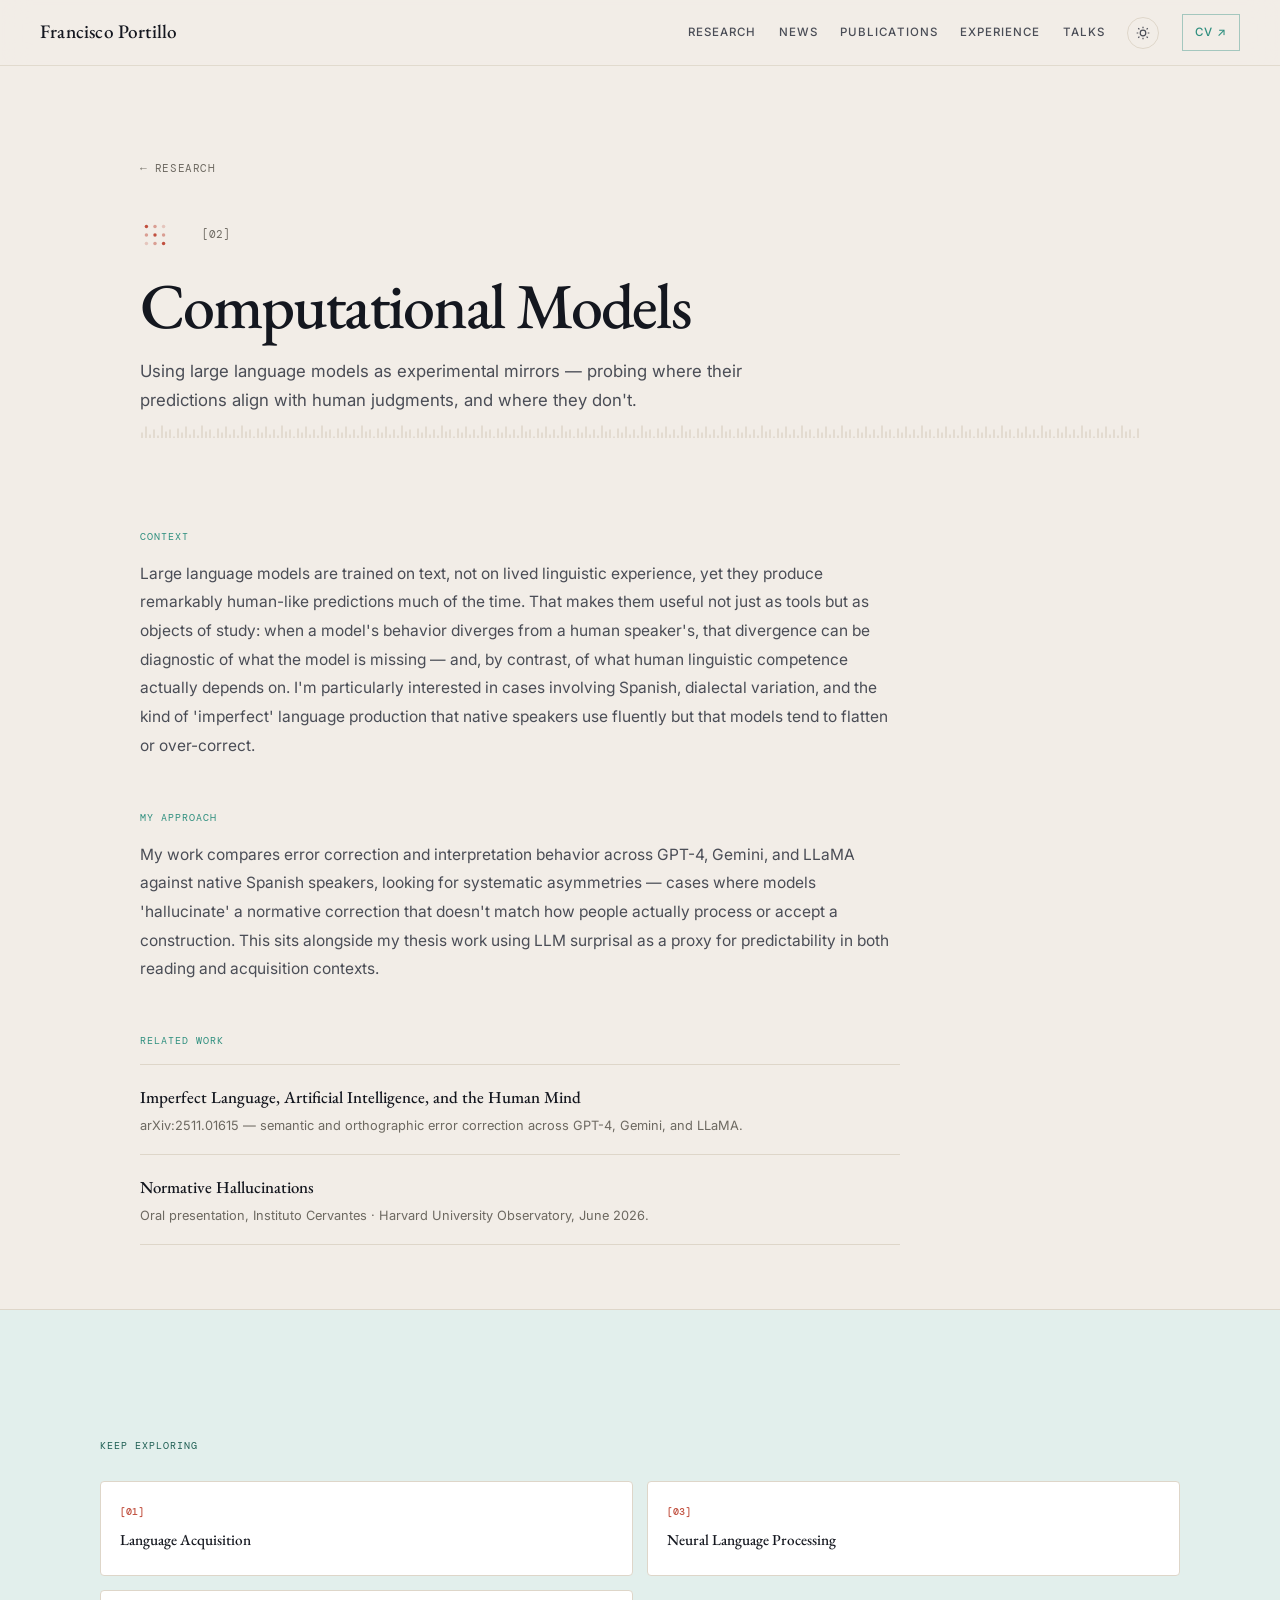
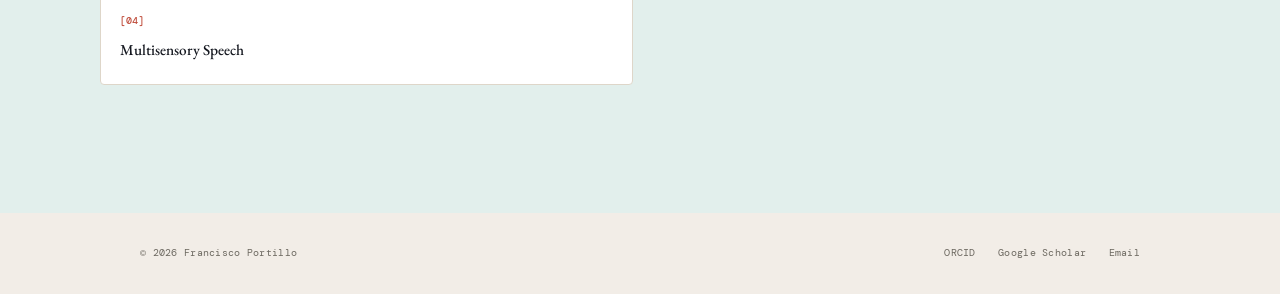
<file: computational-models.html>
<!DOCTYPE html>
<html lang="en">
<head>
    <meta charset="UTF-8">
    <meta name="viewport" content="width=device-width, initial-scale=1.0">

    <title>Computational Models — Francisco Portillo</title>

    <meta name="description" content="Using large language models as experimental mirrors — probing where their predictions align with human judgments, and where they don't.">
    <meta name="author" content="Francisco Portillo">

    <meta property="og:title" content="Computational Models — Francisco Portillo">
    <meta property="og:description" content="Using large language models as experimental mirrors — probing where their predictions align with human judgments, and where they don't.">
    <meta property="og:type" content="article">
    <meta property="og:image" content="https://kikoporti.github.io/og-image.png">
    <meta property="og:image:width" content="1200">
    <meta property="og:image:height" content="630">

    <meta name="twitter:card" content="summary_large_image">
    <meta name="twitter:title" content="Computational Models — Francisco Portillo">
    <meta name="twitter:description" content="Using large language models as experimental mirrors — probing where their predictions align with human judgments, and where they don't.">
    <meta name="twitter:image" content="https://kikoporti.github.io/og-image.png">

    <meta name="theme-color" content="#14171f">

    <link rel="icon" type="image/svg+xml" href="favicon.svg">

    <link rel="preconnect" href="https://fonts.googleapis.com">
    <link rel="preconnect" href="https://fonts.gstatic.com" crossorigin>
    <link href="https://fonts.googleapis.com/css2?family=DM+Mono:wght@400;500&family=EB+Garamond:ital,wght@0,400;0,500;0,600;1,400&family=Inter:wght@300;400;500;600&display=swap" rel="stylesheet">

    <link rel="stylesheet" href="style.css">
</head>

<body>

<div class="scroll-progress" aria-hidden="true"></div>

<nav class="navbar" id="navbar">

    <a class="nav-name" href="index.html#top">
        Francisco Portillo
    </a>

    <div class="nav-links">

        <a href="index.html#research">Research</a>
        <a href="index.html#news">News</a>
        <a href="index.html#publications">Publications</a>
        <a href="index.html#experience">Experience</a>
        <a href="index.html#talks">Talks</a>

        <button class="theme-toggle" aria-label="Toggle dark mode">
            <svg class="icon-sun" viewBox="0 0 24 24" fill="none" stroke="currentColor" stroke-width="1.8" aria-hidden="true">
                <circle cx="12" cy="12" r="4.2"/>
                <path d="M12 2.5v2.4M12 19.1v2.4M4.9 4.9l1.7 1.7M17.4 17.4l1.7 1.7M2.5 12h2.4M19.1 12h2.4M4.9 19.1l1.7-1.7M17.4 6.6l1.7-1.7"/>
            </svg>
            <svg class="icon-moon" viewBox="0 0 24 24" fill="none" stroke="currentColor" stroke-width="1.8" aria-hidden="true">
                <path d="M20 14.8A8.4 8.4 0 1 1 9.2 4a6.6 6.6 0 0 0 10.8 10.8Z"/>
            </svg>
        </button>

        <a href="FranciscoPortillo_CV.pdf" target="_blank" rel="noopener noreferrer" class="nav-cv">
            CV ↗
        </a>

    </div>

</nav>


<main>

<header class="detail-hero">

    <a class="detail-back" href="index.html#research">← Research</a>

    <div class="detail-hero-top">
        <svg class="detail-icon" viewBox="0 0 28 28" aria-hidden="true"><circle cx="6" cy="6" r="1.6" fill="currentColor"/><circle cx="14" cy="6" r="1.6" fill="currentColor" opacity="0.5"/><circle cx="22" cy="6" r="1.6" fill="currentColor" opacity="0.25"/><circle cx="6" cy="14" r="1.6" fill="currentColor" opacity="0.5"/><circle cx="14" cy="14" r="1.6" fill="currentColor"/><circle cx="22" cy="14" r="1.6" fill="currentColor" opacity="0.5"/><circle cx="6" cy="22" r="1.6" fill="currentColor" opacity="0.25"/><circle cx="14" cy="22" r="1.6" fill="currentColor" opacity="0.5"/><circle cx="22" cy="22" r="1.6" fill="currentColor"/></svg>
        <span class="detail-index">[02]</span>
    </div>

    <h1>Computational Models</h1>

    <p class="detail-dek">Using large language models as experimental mirrors — probing where their predictions align with human judgments, and where they don't.</p>

</header>


<section class="detail-body">

    <div class="detail-block">
        <span class="detail-label">Context</span>
        <p>Large language models are trained on text, not on lived linguistic experience, yet they produce remarkably human-like predictions much of the time. That makes them useful not just as tools but as objects of study: when a model's behavior diverges from a human speaker's, that divergence can be diagnostic of what the model is missing — and, by contrast, of what human linguistic competence actually depends on. I'm particularly interested in cases involving Spanish, dialectal variation, and the kind of 'imperfect' language production that native speakers use fluently but that models tend to flatten or over-correct.</p>
    </div>

    <div class="detail-block">
        <span class="detail-label">My approach</span>
        <p>My work compares error correction and interpretation behavior across GPT-4, Gemini, and LLaMA against native Spanish speakers, looking for systematic asymmetries — cases where models 'hallucinate' a normative correction that doesn't match how people actually process or accept a construction. This sits alongside my thesis work using LLM surprisal as a proxy for predictability in both reading and acquisition contexts.</p>
    </div>

    <div class="detail-block">
        <span class="detail-label">Related work</span>
        <ul class="detail-related">
            <li><a href="index.html#publications">Imperfect Language, Artificial Intelligence, and the Human Mind</a><span>arXiv:2511.01615 — semantic and orthographic error correction across GPT-4, Gemini, and LLaMA.</span></li>
            <li><a href="index.html#talks">Normative Hallucinations</a><span>Oral presentation, Instituto Cervantes · Harvard University Observatory, June 2026.</span></li>
        </ul>
    </div>

</section>


<section class="closing detail-closing">

    <div class="closing-inner">

        <p class="closing-label">Keep exploring</p>

        <div class="detail-nav-grid">
            <a class="detail-nav-card" href="language-acquisition.html"><span>[01]</span>Language Acquisition</a>
            <a class="detail-nav-card" href="neural-language-processing.html"><span>[03]</span>Neural Language Processing</a>
            <a class="detail-nav-card" href="multisensory-speech.html"><span>[04]</span>Multisensory Speech</a>
        </div>

    </div>

</section>

</main>


<footer>

    <div class="footer-left">
        © 2026 Francisco Portillo
    </div>

    <div class="footer-right">
        <a href="https://orcid.org/0009-0001-2580-5177" target="_blank" rel="noopener noreferrer">ORCID</a>
        <a href="https://scholar.google.es/citations?user=o-IwVyMAAAAJ&hl=en" target="_blank" rel="noopener noreferrer">Google Scholar</a>
        <a href="mailto:fportillolo@alumni.unav.es">Email</a>
    </div>

</footer>


<script>

const themeToggleBtn = document.querySelector(".theme-toggle");
if (themeToggleBtn) {
    const prefersDark = window.matchMedia("(prefers-color-scheme: dark)").matches;
    document.documentElement.setAttribute("data-theme", prefersDark ? "dark" : "light");

    themeToggleBtn.addEventListener("click", () => {
        const currentTheme = document.documentElement.getAttribute('data-theme');
        const newTheme = currentTheme === 'dark' ? 'light' : 'dark';
        document.documentElement.setAttribute('data-theme', newTheme);
    });
}

const navbar = document.getElementById("navbar");
window.addEventListener("scroll", () => {
    if (window.scrollY > 40) {
        navbar.classList.add("scrolled");
    } else {
        navbar.classList.remove("scrolled");
    }
});

const progress = document.querySelector(".scroll-progress");
window.addEventListener("scroll", () => {
    const scrollTop = window.scrollY;
    const documentHeight = document.documentElement.scrollHeight - window.innerHeight;
    const percentage = documentHeight > 0 ? (scrollTop / documentHeight) * 100 : 0;
    progress.style.width = percentage + "%";
});

if (window.matchMedia("(prefers-reduced-motion: reduce)").matches) {
    document.documentElement.style.scrollBehavior = "auto";
}

</script>

</body>
</html>
</file>
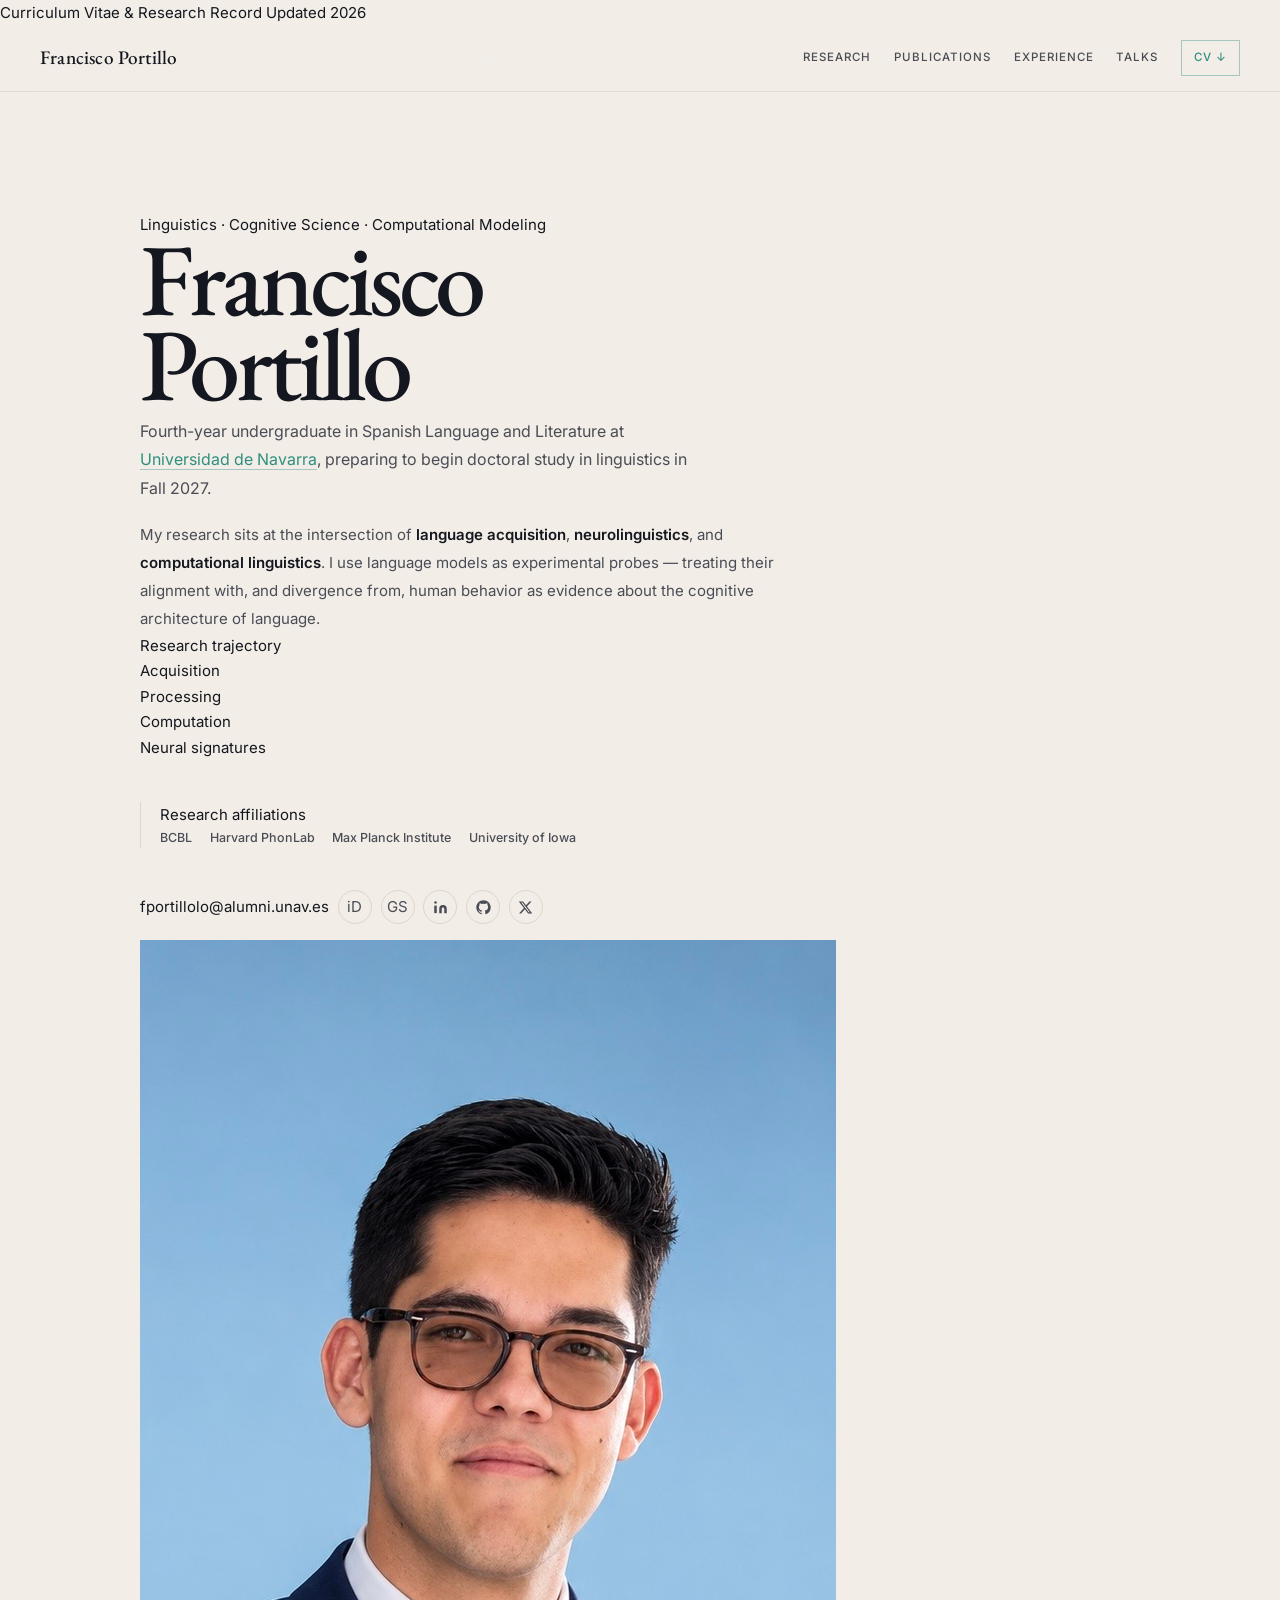
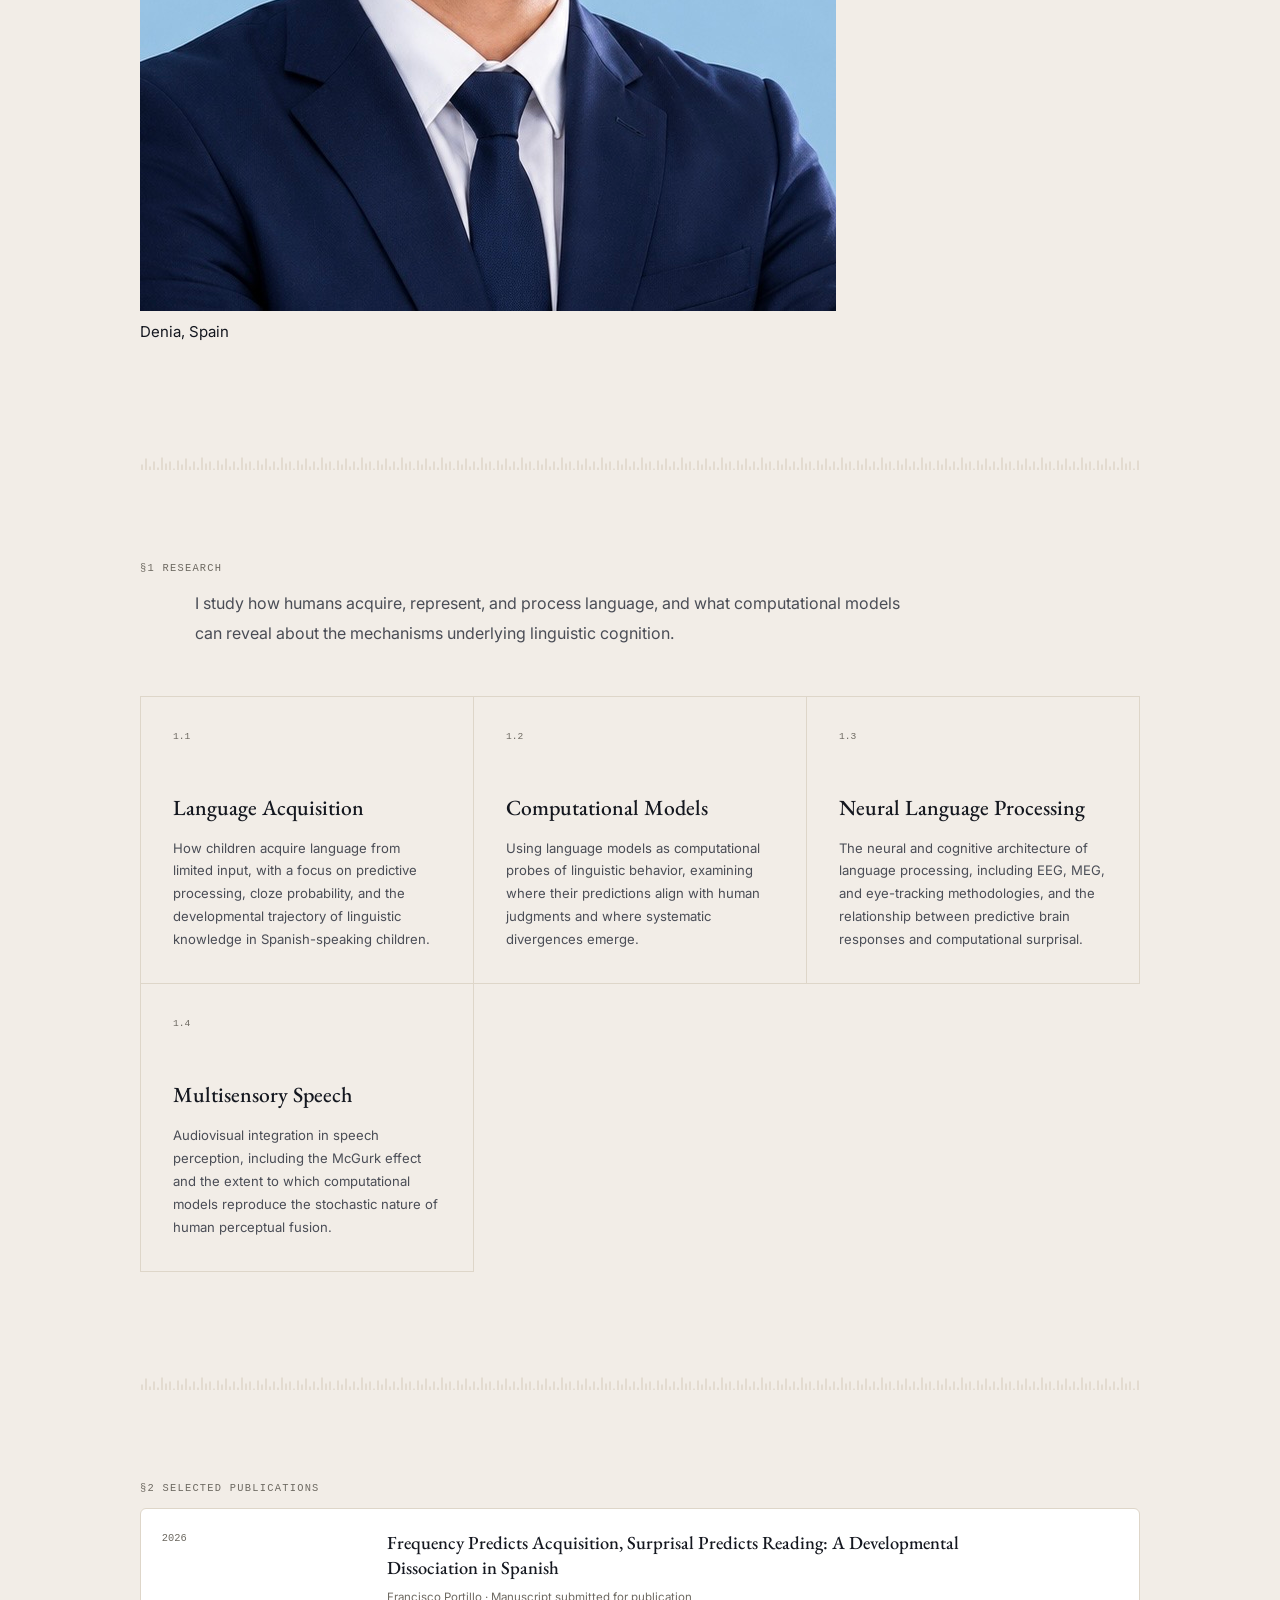
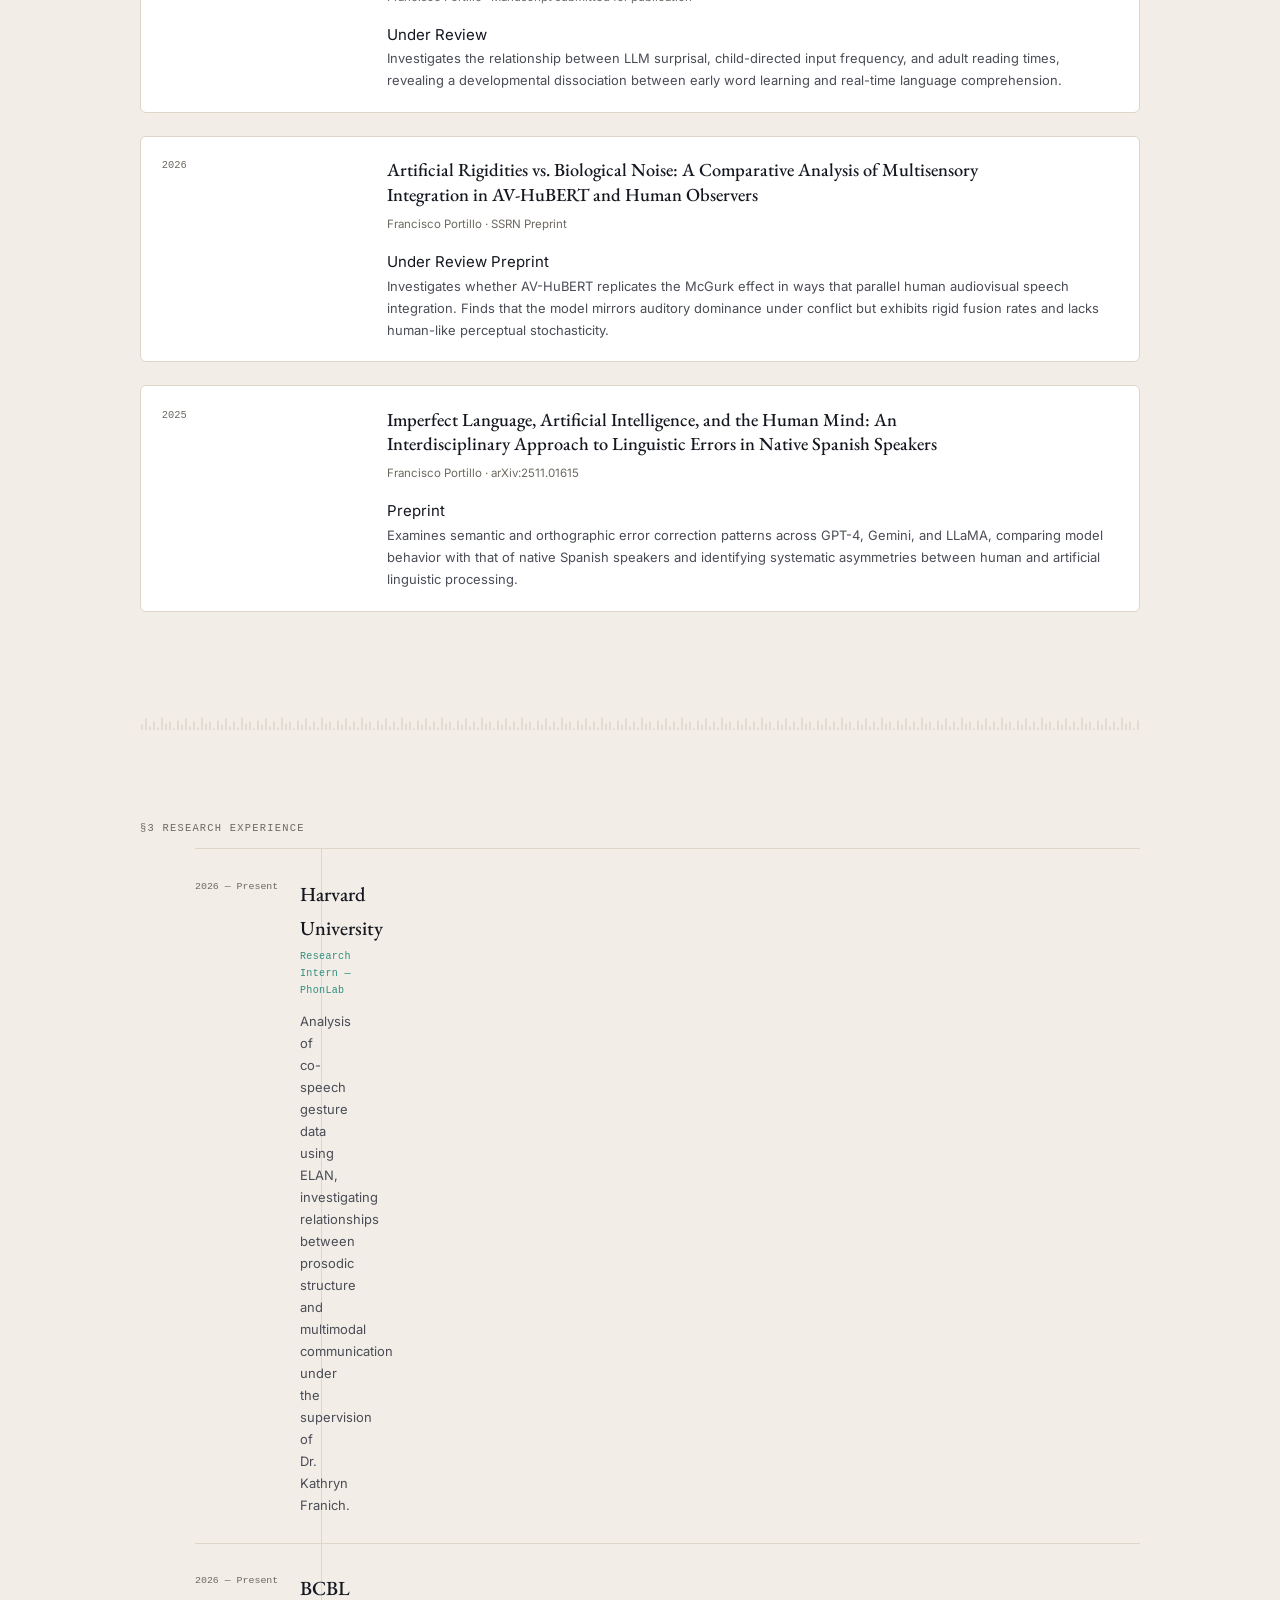
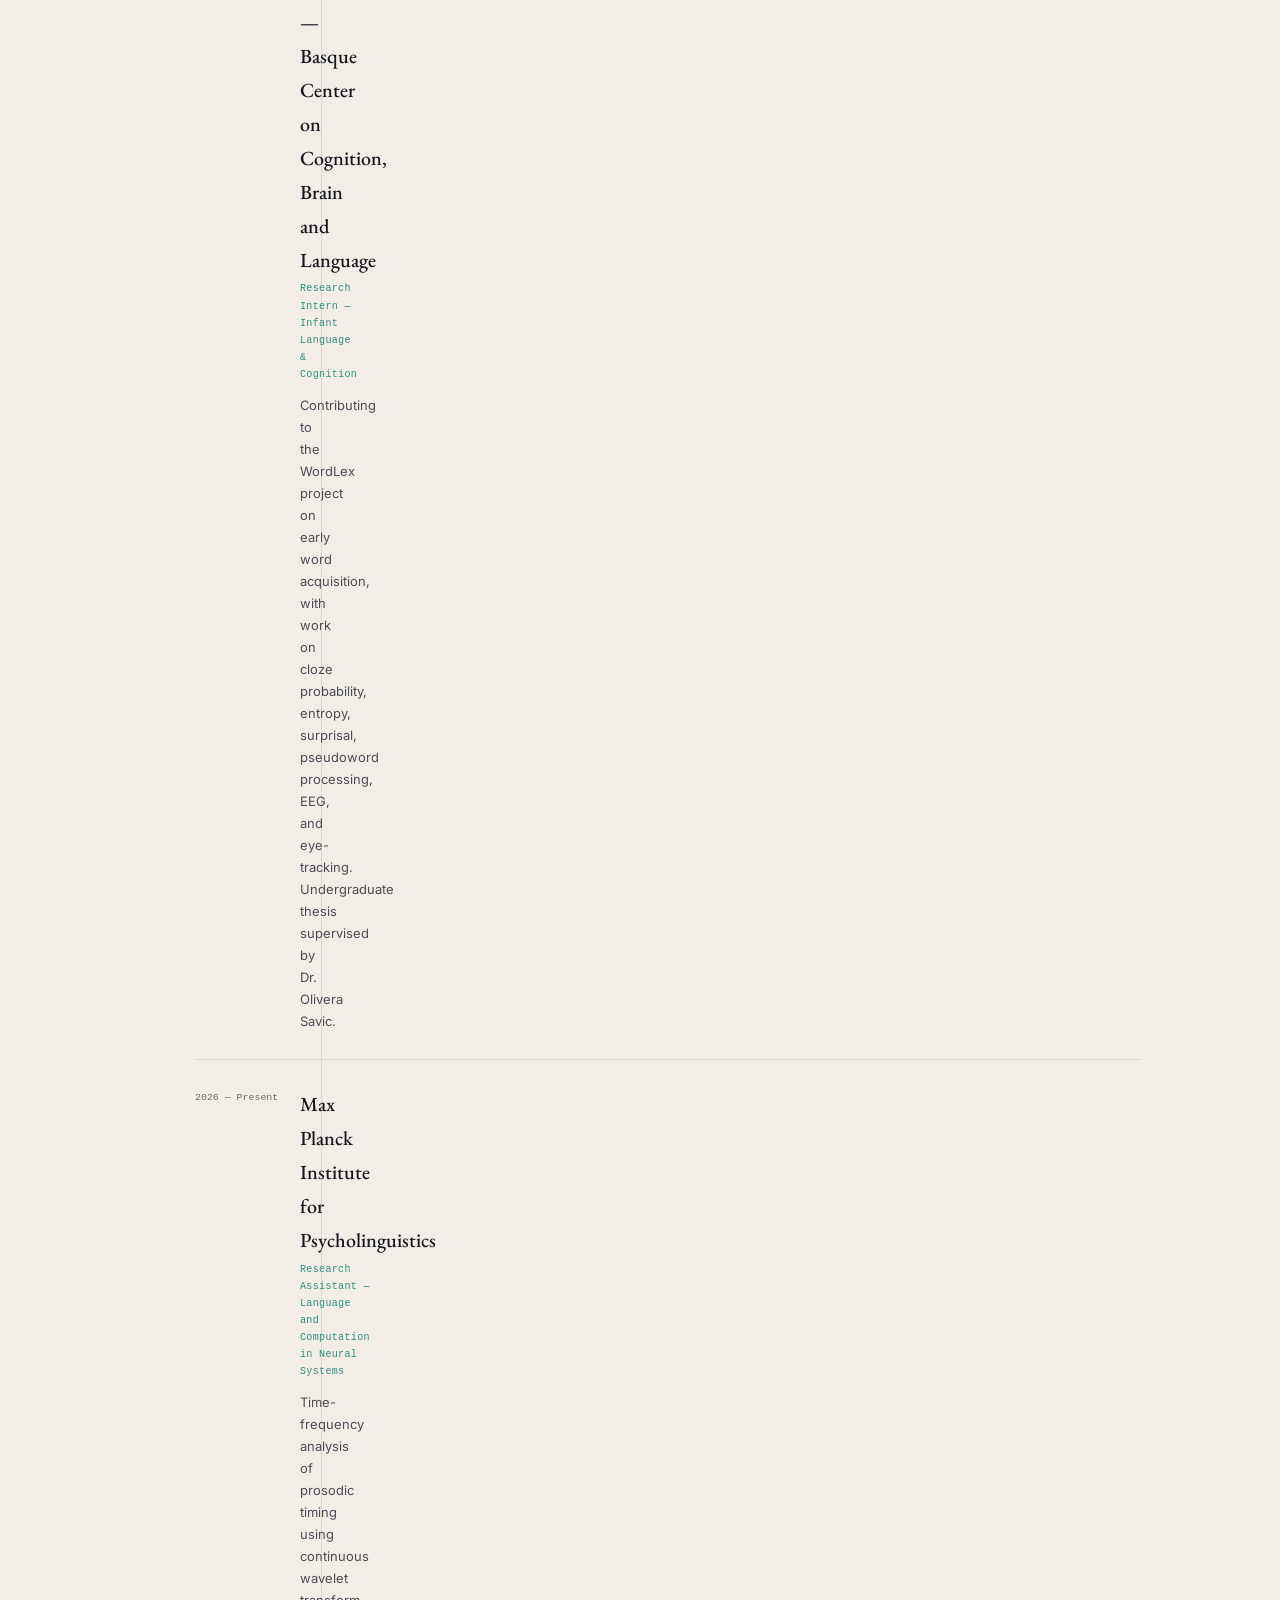
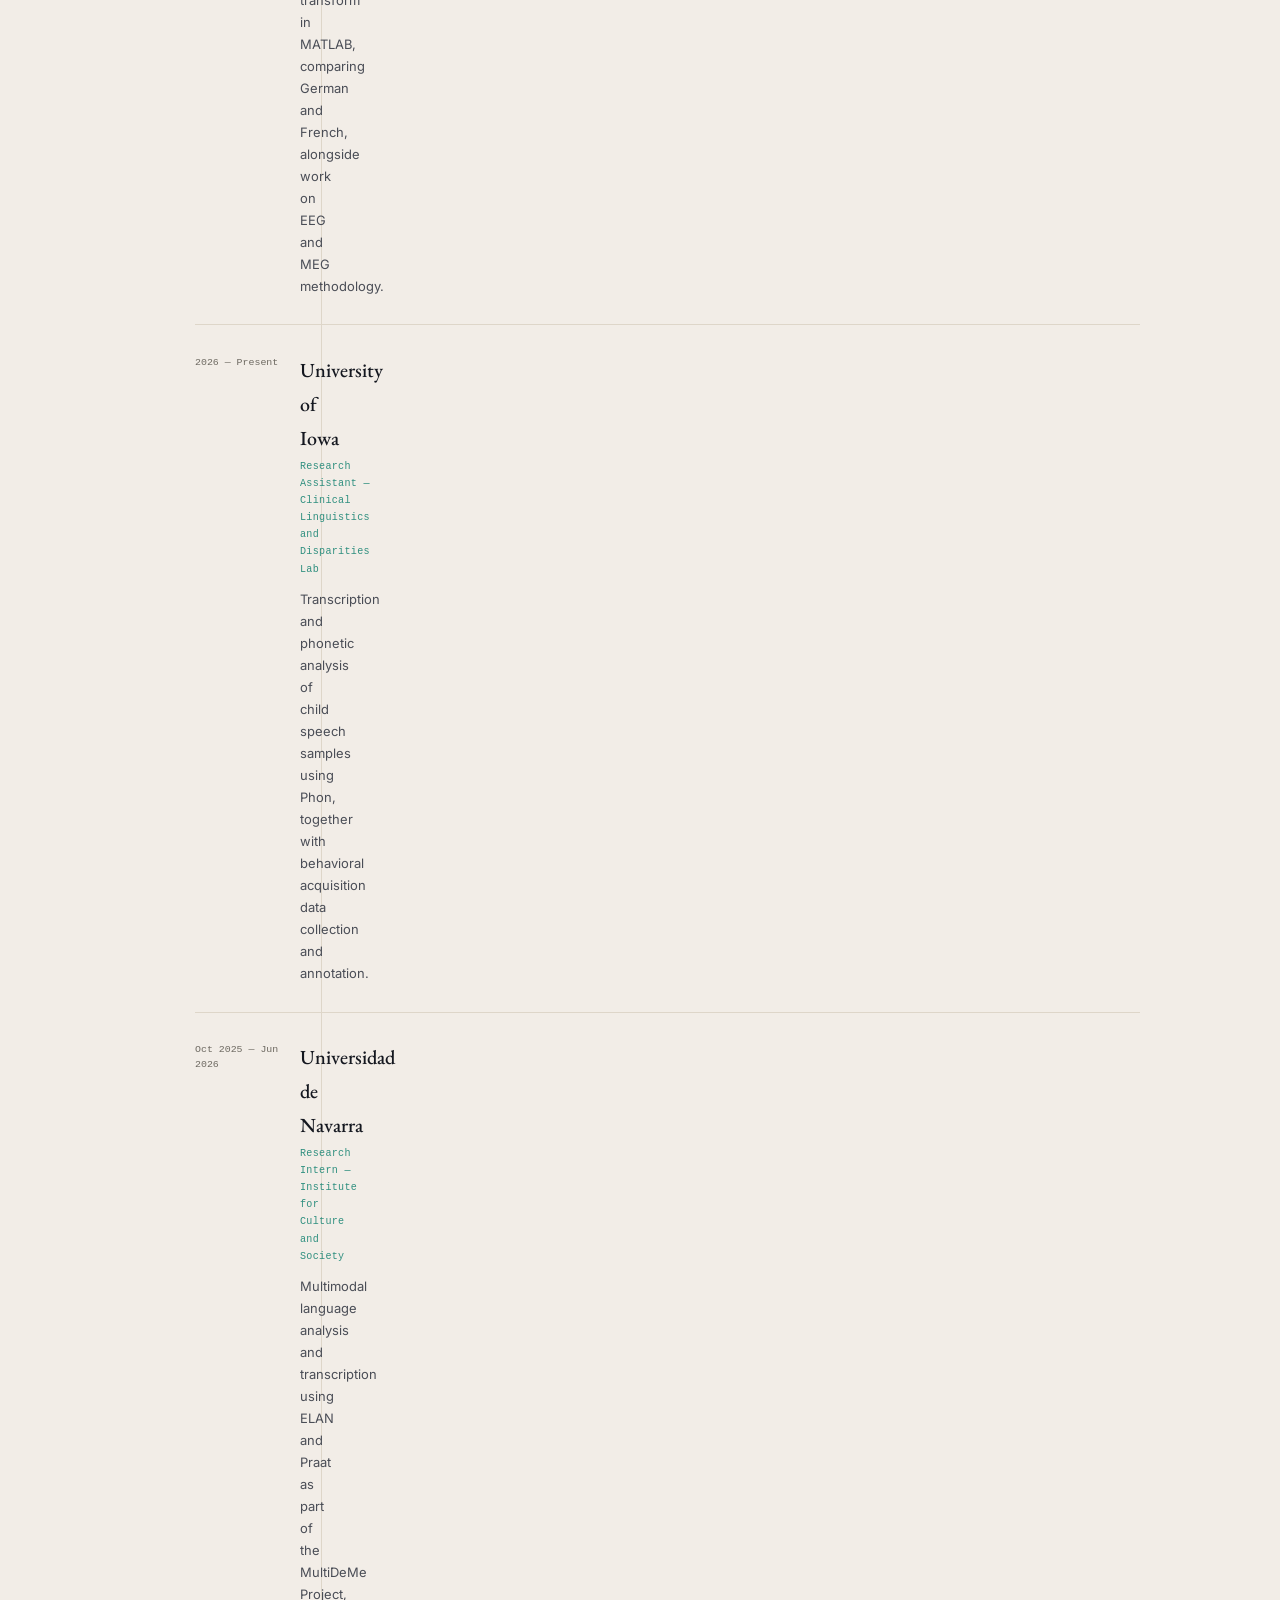
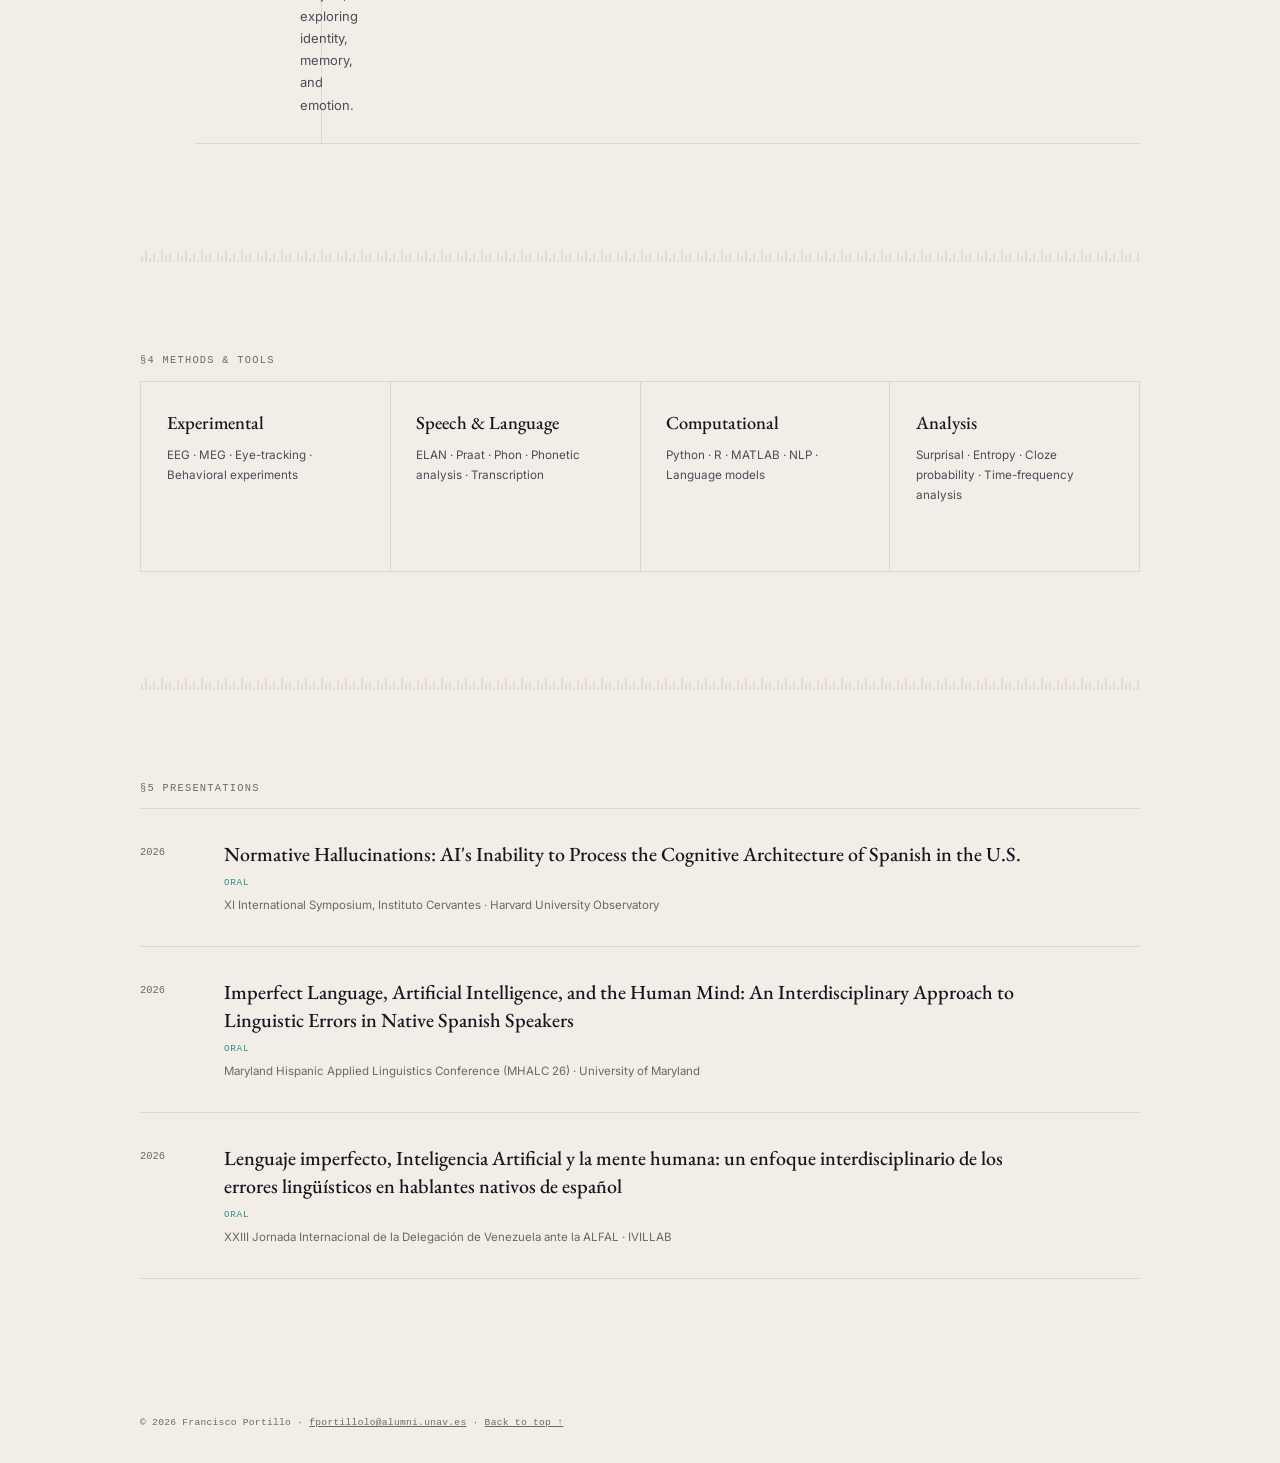
<file: index (2).html>
<!DOCTYPE html>
<html lang="en">
<head>
    <meta charset="UTF-8">
    <meta name="viewport" content="width=device-width, initial-scale=1.0">

    <title>Francisco Portillo — Linguistics, Cognitive Science &amp; Computational Modeling</title>

    <meta name="description" content="Francisco Portillo — undergraduate researcher working at the intersection of language acquisition, neurolinguistics, cognitive science, and computational linguistics.">
    <meta name="author" content="Francisco Portillo">

    <meta property="og:title" content="Francisco Portillo — Linguistics, Cognitive Science &amp; Computational Modeling">
    <meta property="og:description" content="Research in language acquisition, neurolinguistics, cognitive science, and computational linguistics.">
    <meta property="og:type" content="website">

    <link rel="preconnect" href="https://fonts.googleapis.com">
    <link rel="preconnect" href="https://fonts.gstatic.com" crossorigin>
    <link href="https://fonts.googleapis.com/css2?family=EB+Garamond:ital,wght@0,400;0,500;0,600;1,500&family=Inter:wght@300;400;500;600&family=IBM+Plex+Mono:wght@400;500&display=swap" rel="stylesheet">

    <link rel="stylesheet" href="style.css">
</head>
<body>

<div class="masthead">
    <div class="masthead-inner">
        <span>Curriculum Vitae &amp; Research Record</span>
        <span>Updated 2026</span>
    </div>
</div>

<nav class="navbar">
    <a class="nav-name" href="#top">Francisco Portillo</a>

    <button class="nav-toggle" aria-label="Toggle navigation" aria-expanded="false">
        <span></span><span></span><span></span>
    </button>

    <div class="nav-links">
        <a href="#research">Research</a>
        <a href="#publications">Publications</a>
        <a href="#experience">Experience</a>
        <a href="#talks">Talks</a>
        <a href="FranciscoPortillo_CV.pdf" target="_blank" rel="noopener noreferrer" class="nav-cv">CV ↓</a>
    </div>
</nav>

<main id="top">

<header class="hero">

    <div class="hero-text">

        <p class="eyebrow">Linguistics · Cognitive Science · Computational Modeling</p>

        <h1>Francisco<br>Portillo</h1>

        <p class="intro">
            Fourth-year undergraduate in Spanish Language and Literature at
            <a href="https://www.unav.edu/" target="_blank" rel="noopener noreferrer" class="institution-link">Universidad de Navarra</a>,
            preparing to begin doctoral study in linguistics in Fall 2027.
        </p>

        <p class="research-statement">
            My research sits at the intersection of <strong>language acquisition</strong>,
            <strong>neurolinguistics</strong>, and <strong>computational linguistics</strong>.
            I use language models as experimental probes — treating their alignment with,
            and divergence from, human behavior as evidence about the cognitive
            architecture of language.
        </p>

        <div class="research-trajectory">
            <p class="trajectory-label">Research trajectory</p>
            <div class="trajectory">
                <div class="trajectory-step"><span>Acquisition</span></div>
                <div class="trajectory-line"></div>
                <div class="trajectory-step"><span>Processing</span></div>
                <div class="trajectory-line"></div>
                <div class="trajectory-step"><span>Computation</span></div>
                <div class="trajectory-line"></div>
                <div class="trajectory-step"><span>Neural signatures</span></div>
            </div>
        </div>

        <div class="current-work">
            <p class="current-work-label">Research affiliations</p>
            <div class="institution-list">
                <a href="https://www.bcbl.eu/en/research/research-groups/infant-language-cognition" target="_blank" rel="noopener noreferrer">BCBL</a>
                <a href="https://sites.harvard.edu/phonlab/" target="_blank" rel="noopener noreferrer">Harvard PhonLab</a>
                <a href="https://www.mpi.nl/department/language-and-computation-neural-systems/19" target="_blank" rel="noopener noreferrer">Max Planck Institute</a>
                <a href="https://cld.lab.uiowa.edu/" target="_blank" rel="noopener noreferrer">University of Iowa</a>
            </div>
        </div>

        <div class="contact-row">
            <a href="mailto:fportillolo@alumni.unav.es" class="contact-link">
                <svg viewBox="0 0 24 24" fill="none" stroke="currentColor" stroke-width="2" aria-hidden="true">
                    <rect x="2" y="4" width="20" height="16" rx="2"></rect>
                    <path d="m2 7 10 7 10-7"></path>
                </svg>
                <span>fportillolo@alumni.unav.es</span>
            </a>

            <a href="https://orcid.org/0009-0001-2580-5177" target="_blank" rel="noopener noreferrer" class="social-link" aria-label="ORCID">
                <span class="text-icon">iD</span>
            </a>
            <a href="https://scholar.google.es/citations?user=o-IwVyMAAAAJ&hl=en" target="_blank" rel="noopener noreferrer" class="social-link" aria-label="Google Scholar">
                <span class="scholar-text">GS</span>
            </a>
            <a href="https://www.linkedin.com/in/franciscoportillolopez" target="_blank" rel="noopener noreferrer" class="social-link" aria-label="LinkedIn">
                <svg viewBox="0 0 24 24" fill="currentColor" aria-hidden="true">
                    <path d="M16 8a6 6 0 0 1 6 6v7h-4v-7a2 2 0 0 0-2-2 2 2 0 0 0-2 2v7h-4v-7a6 6 0 0 1 6-6z"></path>
                    <rect x="2" y="9" width="4" height="12"></rect>
                    <circle cx="4" cy="4" r="2"></circle>
                </svg>
            </a>
            <a href="https://github.com/kikoporti" target="_blank" rel="noopener noreferrer" class="social-link" aria-label="GitHub">
                <svg viewBox="0 0 24 24" fill="currentColor" aria-hidden="true">
                    <path d="M12 .5C5.65.5.5 5.65.5 12c0 5.08 3.29 9.38 7.86 10.9.58.1.79-.25.79-.55v-2.12c-3.2.7-3.87-1.54-3.87-1.54-.53-1.33-1.28-1.68-1.28-1.68-1.04-.71.08-.7.08-.7 1.15.08 1.76 1.18 1.76 1.18 1.03 1.76 2.7 1.25 3.36.96.1-.75.4-1.25.73-1.54-2.55-.29-5.23-1.28-5.23-5.69 0-1.26.45-2.29 1.18-3.1-.12-.29-.51-1.47.11-3.06 0 0 .96-.31 3.15 1.18a10.9 10.9 0 0 1 5.74 0c2.19-1.49 3.15-1.18 3.15-1.18.62 1.59.23 2.77.11 3.06.73.81 1.18 1.84 1.18 3.1 0 4.42-2.69 5.4-5.25 5.68.41.35.78 1.05.78 2.12v3.14c0 .3.21.66.8.55A11.51 11.51 0 0 0 23.5 12C23.5 5.65 18.35.5 12 .5Z"></path>
                </svg>
            </a>
            <a href="https://x.com/fportillolo" target="_blank" rel="noopener noreferrer" class="social-link" aria-label="X">
                <svg viewBox="0 0 24 24" fill="currentColor" aria-hidden="true">
                    <path d="M18.244 2.25h3.308l-7.227 8.26 8.502 11.24H16.17l-5.214-6.817-5.963 6.817H1.684l7.73-8.835L1.254 2.25H8.08l4.713 6.231 5.45-6.231Zm-1.161 17.52h1.833L7.084 3.823H5.117L17.083 19.77Z"></path>
                </svg>
            </a>
        </div>

    </div>

    <div class="hero-photo">
        <img src="photo.jpg" alt="Francisco Portillo">
        <p class="hero-photo-caption">Denia, Spain</p>
    </div>

</header>

<section id="research">
    <p class="section-label"><span class="section-mark">§1</span> Research</p>

    <div class="research-intro">
        <p>
            I study how humans acquire, represent, and process language, and what
            computational models can reveal about the mechanisms underlying
            linguistic cognition.
        </p>
    </div>

    <div class="interests-grid">

        <article class="interest-cell">
            <span class="interest-number">1.1</span>
            <h3>Language Acquisition</h3>
            <p>
                How children acquire language from limited input, with a focus on
                predictive processing, cloze probability, and the developmental
                trajectory of linguistic knowledge in Spanish-speaking children.
            </p>
        </article>

        <article class="interest-cell">
            <span class="interest-number">1.2</span>
            <h3>Computational Models</h3>
            <p>
                Using language models as computational probes of linguistic
                behavior, examining where their predictions align with human
                judgments and where systematic divergences emerge.
            </p>
        </article>

        <article class="interest-cell">
            <span class="interest-number">1.3</span>
            <h3>Neural Language Processing</h3>
            <p>
                The neural and cognitive architecture of language processing,
                including EEG, MEG, and eye-tracking methodologies, and the
                relationship between predictive brain responses and computational
                surprisal.
            </p>
        </article>

        <article class="interest-cell">
            <span class="interest-number">1.4</span>
            <h3>Multisensory Speech</h3>
            <p>
                Audiovisual integration in speech perception, including the
                McGurk effect and the extent to which computational models
                reproduce the stochastic nature of human perceptual fusion.
            </p>
        </article>

    </div>
</section>

<section id="publications">
    <p class="section-label"><span class="section-mark">§2</span> Selected Publications</p>

    <div class="pub-list">

        <article class="pub-item">
            <span class="pub-year">2026</span>
            <div class="pub-content">
                <h3>Frequency Predicts Acquisition, Surprisal Predicts Reading: A Developmental Dissociation in Spanish</h3>
                <p class="pub-meta">Francisco Portillo · Manuscript submitted for publication</p>
                <div class="badges"><span class="pub-badge badge-review">Under Review</span></div>
                <p class="pub-description">
                    Investigates the relationship between LLM surprisal, child-directed
                    input frequency, and adult reading times, revealing a developmental
                    dissociation between early word learning and real-time language
                    comprehension.
                </p>
            </div>
        </article>

        <article class="pub-item">
            <span class="pub-year">2026</span>
            <div class="pub-content">
                <h3>
                    <a href="https://papers.ssrn.com/sol3/papers.cfm?abstract_id=6844390" target="_blank" rel="noopener noreferrer">
                        Artificial Rigidities vs. Biological Noise: A Comparative Analysis of Multisensory Integration in AV-HuBERT and Human Observers
                    </a>
                </h3>
                <p class="pub-meta">Francisco Portillo · SSRN Preprint</p>
                <div class="badges">
                    <span class="pub-badge badge-review">Under Review</span>
                    <span class="pub-badge badge-preprint">Preprint</span>
                </div>
                <p class="pub-description">
                    Investigates whether AV-HuBERT replicates the McGurk effect in ways
                    that parallel human audiovisual speech integration. Finds that the
                    model mirrors auditory dominance under conflict but exhibits rigid
                    fusion rates and lacks human-like perceptual stochasticity.
                </p>
            </div>
        </article>

        <article class="pub-item">
            <span class="pub-year">2025</span>
            <div class="pub-content">
                <h3>
                    <a href="https://arxiv.org/abs/2511.01615" target="_blank" rel="noopener noreferrer">
                        Imperfect Language, Artificial Intelligence, and the Human Mind: An Interdisciplinary Approach to Linguistic Errors in Native Spanish Speakers
                    </a>
                </h3>
                <p class="pub-meta">Francisco Portillo · arXiv:2511.01615</p>
                <div class="badges"><span class="pub-badge badge-preprint">Preprint</span></div>
                <p class="pub-description">
                    Examines semantic and orthographic error correction patterns across
                    GPT-4, Gemini, and LLaMA, comparing model behavior with that of
                    native Spanish speakers and identifying systematic asymmetries
                    between human and artificial linguistic processing.
                </p>
            </div>
        </article>

    </div>
</section>

<section id="experience">
    <p class="section-label"><span class="section-mark">§3</span> Research Experience</p>

    <div class="positions-list">

        <article class="position-item">
            <span class="position-period">2026 — Present</span>
            <div class="position-content">
                <h3>Harvard University</h3>
                <p class="position-role">Research Intern — PhonLab</p>
                <p>
                    Analysis of co-speech gesture data using ELAN, investigating
                    relationships between prosodic structure and multimodal
                    communication under the supervision of Dr. Kathryn Franich.
                </p>
            </div>
        </article>

        <article class="position-item">
            <span class="position-period">2026 — Present</span>
            <div class="position-content">
                <h3>BCBL — Basque Center on Cognition, Brain and Language</h3>
                <p class="position-role">Research Intern — Infant Language &amp; Cognition</p>
                <p>
                    Contributing to the WordLex project on early word acquisition,
                    with work on cloze probability, entropy, surprisal, pseudoword
                    processing, EEG, and eye-tracking. Undergraduate thesis
                    supervised by Dr. Olivera Savic.
                </p>
            </div>
        </article>

        <article class="position-item">
            <span class="position-period">2026 — Present</span>
            <div class="position-content">
                <h3>Max Planck Institute for Psycholinguistics</h3>
                <p class="position-role">Research Assistant — Language and Computation in Neural Systems</p>
                <p>
                    Time-frequency analysis of prosodic timing using continuous
                    wavelet transform in MATLAB, comparing German and French,
                    alongside work on EEG and MEG methodology.
                </p>
            </div>
        </article>

        <article class="position-item">
            <span class="position-period">2026 — Present</span>
            <div class="position-content">
                <h3>University of Iowa</h3>
                <p class="position-role">Research Assistant — Clinical Linguistics and Disparities Lab</p>
                <p>
                    Transcription and phonetic analysis of child speech samples using
                    Phon, together with behavioral acquisition data collection and
                    annotation.
                </p>
            </div>
        </article>

        <article class="position-item">
            <span class="position-period">Oct 2025 — Jun 2026</span>
            <div class="position-content">
                <h3>Universidad de Navarra</h3>
                <p class="position-role">Research Intern — Institute for Culture and Society</p>
                <p>
                    Multimodal language analysis and transcription using ELAN and
                    Praat as part of the MultiDeMe Project, exploring identity,
                    memory, and emotion.
                </p>
            </div>
        </article>

    </div>
</section>

<section id="methods">
    <p class="section-label"><span class="section-mark">§4</span> Methods &amp; Tools</p>

    <div class="methods-grid">
        <div class="method-group">
            <h3>Experimental</h3>
            <p>EEG · MEG · Eye-tracking · Behavioral experiments</p>
        </div>
        <div class="method-group">
            <h3>Speech &amp; Language</h3>
            <p>ELAN · Praat · Phon · Phonetic analysis · Transcription</p>
        </div>
        <div class="method-group">
            <h3>Computational</h3>
            <p>Python · R · MATLAB · NLP · Language models</p>
        </div>
        <div class="method-group">
            <h3>Analysis</h3>
            <p>Surprisal · Entropy · Cloze probability · Time-frequency analysis</p>
        </div>
    </div>
</section>

<section id="talks">
    <p class="section-label"><span class="section-mark">§5</span> Presentations</p>

    <div class="talks-list">

        <article class="talk-item">
            <span class="talk-year">2026</span>
            <div class="talk-content">
                <h3>Normative Hallucinations: AI's Inability to Process the Cognitive Architecture of Spanish in the U.S.</h3>
                <p><span class="talk-type">Oral</span>XI International Symposium, Instituto Cervantes · Harvard University Observatory</p>
            </div>
        </article>

        <article class="talk-item">
            <span class="talk-year">2026</span>
            <div class="talk-content">
                <h3>Imperfect Language, Artificial Intelligence, and the Human Mind: An Interdisciplinary Approach to Linguistic Errors in Native Spanish Speakers</h3>
                <p><span class="talk-type">Oral</span>Maryland Hispanic Applied Linguistics Conference (MHALC 26) · University of Maryland</p>
            </div>
        </article>

        <article class="talk-item">
            <span class="talk-year">2026</span>
            <div class="talk-content">
                <h3>Lenguaje imperfecto, Inteligencia Artificial y la mente humana: un enfoque interdisciplinario de los errores lingüísticos en hablantes nativos de español</h3>
                <p><span class="talk-type">Oral</span>XXIII Jornada Internacional de la Delegación de Venezuela ante la ALFAL · IVILLAB</p>
            </div>
        </article>

    </div>
</section>

</main>

<footer>
    <p>
        © 2026 Francisco Portillo
        <span>·</span>
        <a href="mailto:fportillolo@alumni.unav.es">fportillolo@alumni.unav.es</a>
        <span>·</span>
        <a href="#top">Back to top ↑</a>
    </p>
</footer>

<script>
document.addEventListener("DOMContentLoaded", function () {
    const toggle = document.querySelector(".nav-toggle");
    const links = document.querySelector(".nav-links");

    if (toggle && links) {
        toggle.addEventListener("click", function () {
            const isOpen = links.classList.toggle("open");
            toggle.setAttribute("aria-expanded", isOpen ? "true" : "false");
        });

        links.querySelectorAll("a").forEach(function (link) {
            link.addEventListener("click", function () {
                links.classList.remove("open");
                toggle.setAttribute("aria-expanded", "false");
            });
        });
    }
});
</script>

</body>
</html>
</file>
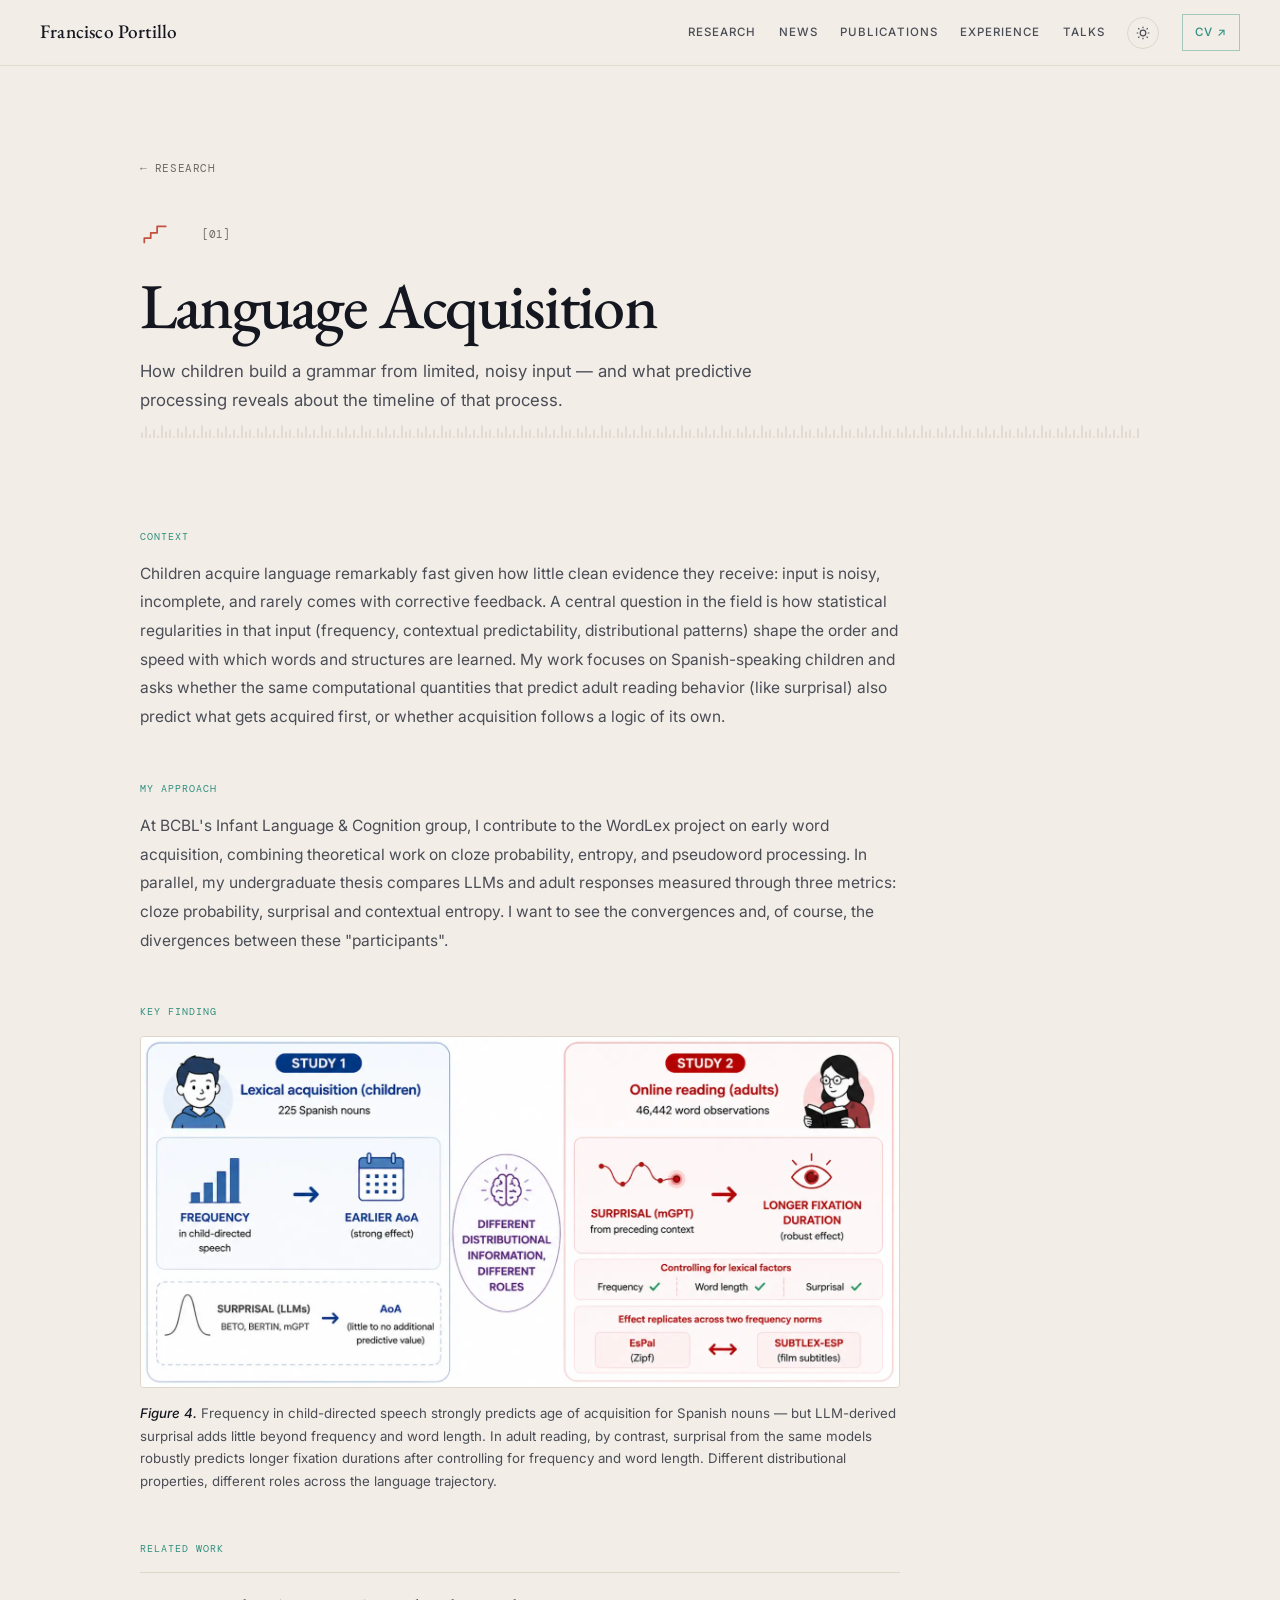
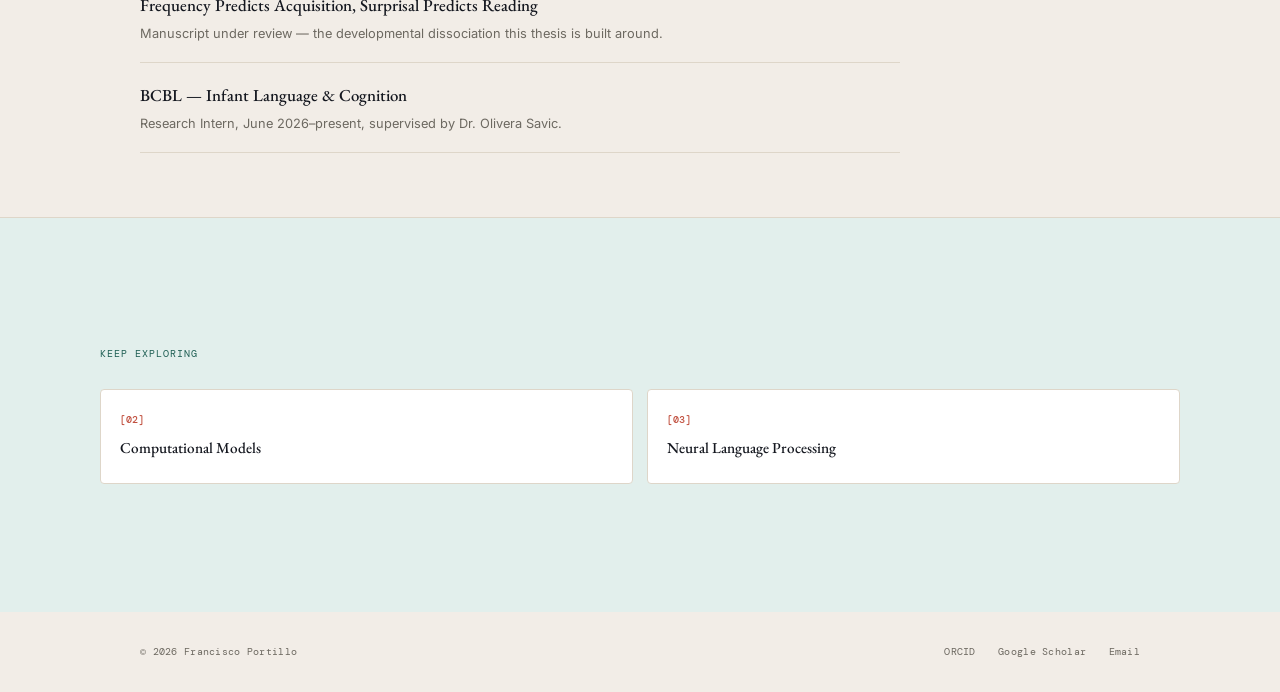
<file: language-acquisition.html>
<!DOCTYPE html>
<html lang="en">
<head>
    <meta charset="UTF-8">
    <meta name="viewport" content="width=device-width, initial-scale=1.0">

    <title>Language Acquisition — Francisco Portillo</title>

    <meta name="description" content="How children build a grammar from limited, noisy input — and what predictive processing reveals about the timeline of that process.">
    <meta name="author" content="Francisco Portillo">

    <meta property="og:title" content="Language Acquisition — Francisco Portillo">
    <meta property="og:description" content="How children build a grammar from limited, noisy input — and what predictive processing reveals about the timeline of that process.">
    <meta property="og:type" content="article">
    <meta property="og:image" content="https://kikoporti.github.io/og-image.png">
    <meta property="og:image:width" content="1200">
    <meta property="og:image:height" content="630">

    <meta name="twitter:card" content="summary_large_image">
    <meta name="twitter:title" content="Language Acquisition — Francisco Portillo">
    <meta name="twitter:description" content="How children build a grammar from limited, noisy input — and what predictive processing reveals about the timeline of that process.">
    <meta name="twitter:image" content="https://kikoporti.github.io/og-image.png">

    <meta name="theme-color" content="#14171f">

    <link rel="icon" type="image/svg+xml" href="favicon.svg">

    <link rel="preconnect" href="https://fonts.googleapis.com">
    <link rel="preconnect" href="https://fonts.gstatic.com" crossorigin>
    <link href="https://fonts.googleapis.com/css2?family=DM+Mono:wght@400;500&family=EB+Garamond:ital,wght@0,400;0,500;0,600;1,400&family=Inter:wght@300;400;500;600&display=swap" rel="stylesheet">

    <link rel="stylesheet" href="style.css">
</head>

<body>

<div class="scroll-progress" aria-hidden="true"></div>

<nav class="navbar" id="navbar">

    <a class="nav-name" href="index.html#top">
        Francisco Portillo
    </a>

    <div class="nav-links">

        <a href="index.html#research">Research</a>
        <a href="index.html#news">News</a>
        <a href="index.html#publications">Publications</a>
        <a href="index.html#experience">Experience</a>
        <a href="index.html#talks">Talks</a>

        <button class="theme-toggle" aria-label="Toggle dark mode">
            <svg class="icon-sun" viewBox="0 0 24 24" fill="none" stroke="currentColor" stroke-width="1.8" aria-hidden="true">
                <circle cx="12" cy="12" r="4.2"/>
                <path d="M12 2.5v2.4M12 19.1v2.4M4.9 4.9l1.7 1.7M17.4 17.4l1.7 1.7M2.5 12h2.4M19.1 12h2.4M4.9 19.1l1.7-1.7M17.4 6.6l1.7-1.7"/>
            </svg>
            <svg class="icon-moon" viewBox="0 0 24 24" fill="none" stroke="currentColor" stroke-width="1.8" aria-hidden="true">
                <path d="M20 14.8A8.4 8.4 0 1 1 9.2 4a6.6 6.6 0 0 0 10.8 10.8Z"/>
            </svg>
        </button>

        <a href="FranciscoPortillo_CV.pdf" target="_blank" rel="noopener noreferrer" class="nav-cv">
            CV ↗
        </a>

    </div>

</nav>


<main>

<header class="detail-hero">

    <a class="detail-back" href="index.html#research">← Research</a>

    <div class="detail-hero-top">
        <svg class="detail-icon" viewBox="0 0 28 28" aria-hidden="true"><path d="M4 21 L4 17 L10 17 L10 12 L16 12 L16 6 L24 6" fill="none" stroke="currentColor" stroke-width="1.6" stroke-linecap="round" stroke-linejoin="round"/></svg>
        <span class="detail-index">[01]</span>
    </div>

    <h1>Language Acquisition</h1>

    <p class="detail-dek">How children build a grammar from limited, noisy input — and what predictive processing reveals about the timeline of that process.</p>

</header>


<section class="detail-body">

    <div class="detail-block">
        <span class="detail-label">Context</span>
        <p>Children acquire language remarkably fast given how little clean evidence they receive: input is noisy, incomplete, and rarely comes with corrective feedback. A central question in the field is how statistical regularities in that input (frequency, contextual predictability, distributional patterns) shape the order and speed with which words and structures are learned. My work focuses on Spanish-speaking children and asks whether the same computational quantities that predict adult reading behavior (like surprisal) also predict what gets acquired first, or whether acquisition follows a logic of its own.</p>
    </div>

    <div class="detail-block">
        <span class="detail-label">My approach</span>
        <p>At BCBL's Infant Language &amp; Cognition group, I contribute to the WordLex project on early word acquisition, combining theoretical work on cloze probability, entropy, and pseudoword processing. In parallel, my undergraduate thesis compares LLMs and adult responses measured through three metrics: cloze probability, surprisal and contextual entropy. I want to see the convergences and, of course, the divergences between these "participants".</p>
    </div>

    <div class="detail-block">
        <span class="detail-label">Key finding</span>
        <figure class="detail-figure">
            <picture>
                <source srcset="fig4-summary.webp" type="image/webp">
                <img src="fig4-summary.png" alt="Graphical summary of two studies. Study 1: in child language acquisition, frequency in child-directed speech strongly predicts age of acquisition for Spanish nouns, while LLM surprisal adds little to no predictive value. Study 2: in adult reading, surprisal from the same models predicts longer fixation durations even after controlling for frequency and word length, replicated across two frequency norms.">
            </picture>
            <figcaption><span>Figure 4.</span> Frequency in child-directed speech strongly predicts age of acquisition for Spanish nouns — but LLM-derived surprisal adds little beyond frequency and word length. In adult reading, by contrast, surprisal from the same models robustly predicts longer fixation durations after controlling for frequency and word length. Different distributional properties, different roles across the language trajectory.</figcaption>
        </figure>
    </div>

    <div class="detail-block">
        <span class="detail-label">Related work</span>
        <ul class="detail-related">
            <li><a href="index.html#publications">Frequency Predicts Acquisition, Surprisal Predicts Reading</a><span>Manuscript under review — the developmental dissociation this thesis is built around.</span></li>
            <li><a href="index.html#experience">BCBL — Infant Language &amp; Cognition</a><span>Research Intern, June 2026–present, supervised by Dr. Olivera Savic.</span></li>
        </ul>
    </div>

</section>


<section class="closing detail-closing">

    <div class="closing-inner">

        <p class="closing-label">Keep exploring</p>

        <div class="detail-nav-grid">
            <a class="detail-nav-card" href="computational-models.html"><span>[02]</span>Computational Models</a>
            <a class="detail-nav-card" href="neural-language-processing.html"><span>[03]</span>Neural Language Processing</a>
        </div>

    </div>

</section>

</main>


<footer>

    <div class="footer-left">
        © 2026 Francisco Portillo
    </div>

    <div class="footer-right">
        <a href="https://orcid.org/0009-0001-2580-5177" target="_blank" rel="noopener noreferrer">ORCID</a>
        <a href="https://scholar.google.es/citations?user=o-IwVyMAAAAJ&hl=en" target="_blank" rel="noopener noreferrer">Google Scholar</a>
        <a href="mailto:fportillolo@alumni.unav.es">Email</a>
    </div>

</footer>


<script>

const themeToggleBtn = document.querySelector(".theme-toggle");
if (themeToggleBtn) {
    const prefersDark = window.matchMedia("(prefers-color-scheme: dark)").matches;
    document.documentElement.setAttribute("data-theme", prefersDark ? "dark" : "light");

    themeToggleBtn.addEventListener("click", () => {
        const currentTheme = document.documentElement.getAttribute('data-theme');
        const newTheme = currentTheme === 'dark' ? 'light' : 'dark';
        document.documentElement.setAttribute('data-theme', newTheme);
    });
}

const navbar = document.getElementById("navbar");
window.addEventListener("scroll", () => {
    if (window.scrollY > 40) {
        navbar.classList.add("scrolled");
    } else {
        navbar.classList.remove("scrolled");
    }
});

const progress = document.querySelector(".scroll-progress");
window.addEventListener("scroll", () => {
    const scrollTop = window.scrollY;
    const documentHeight = document.documentElement.scrollHeight - window.innerHeight;
    const percentage = documentHeight > 0 ? (scrollTop / documentHeight) * 100 : 0;
    progress.style.width = percentage + "%";
});

if (window.matchMedia("(prefers-reduced-motion: reduce)").matches) {
    document.documentElement.style.scrollBehavior = "auto";
}

</script>

</body>
</html>
</file>
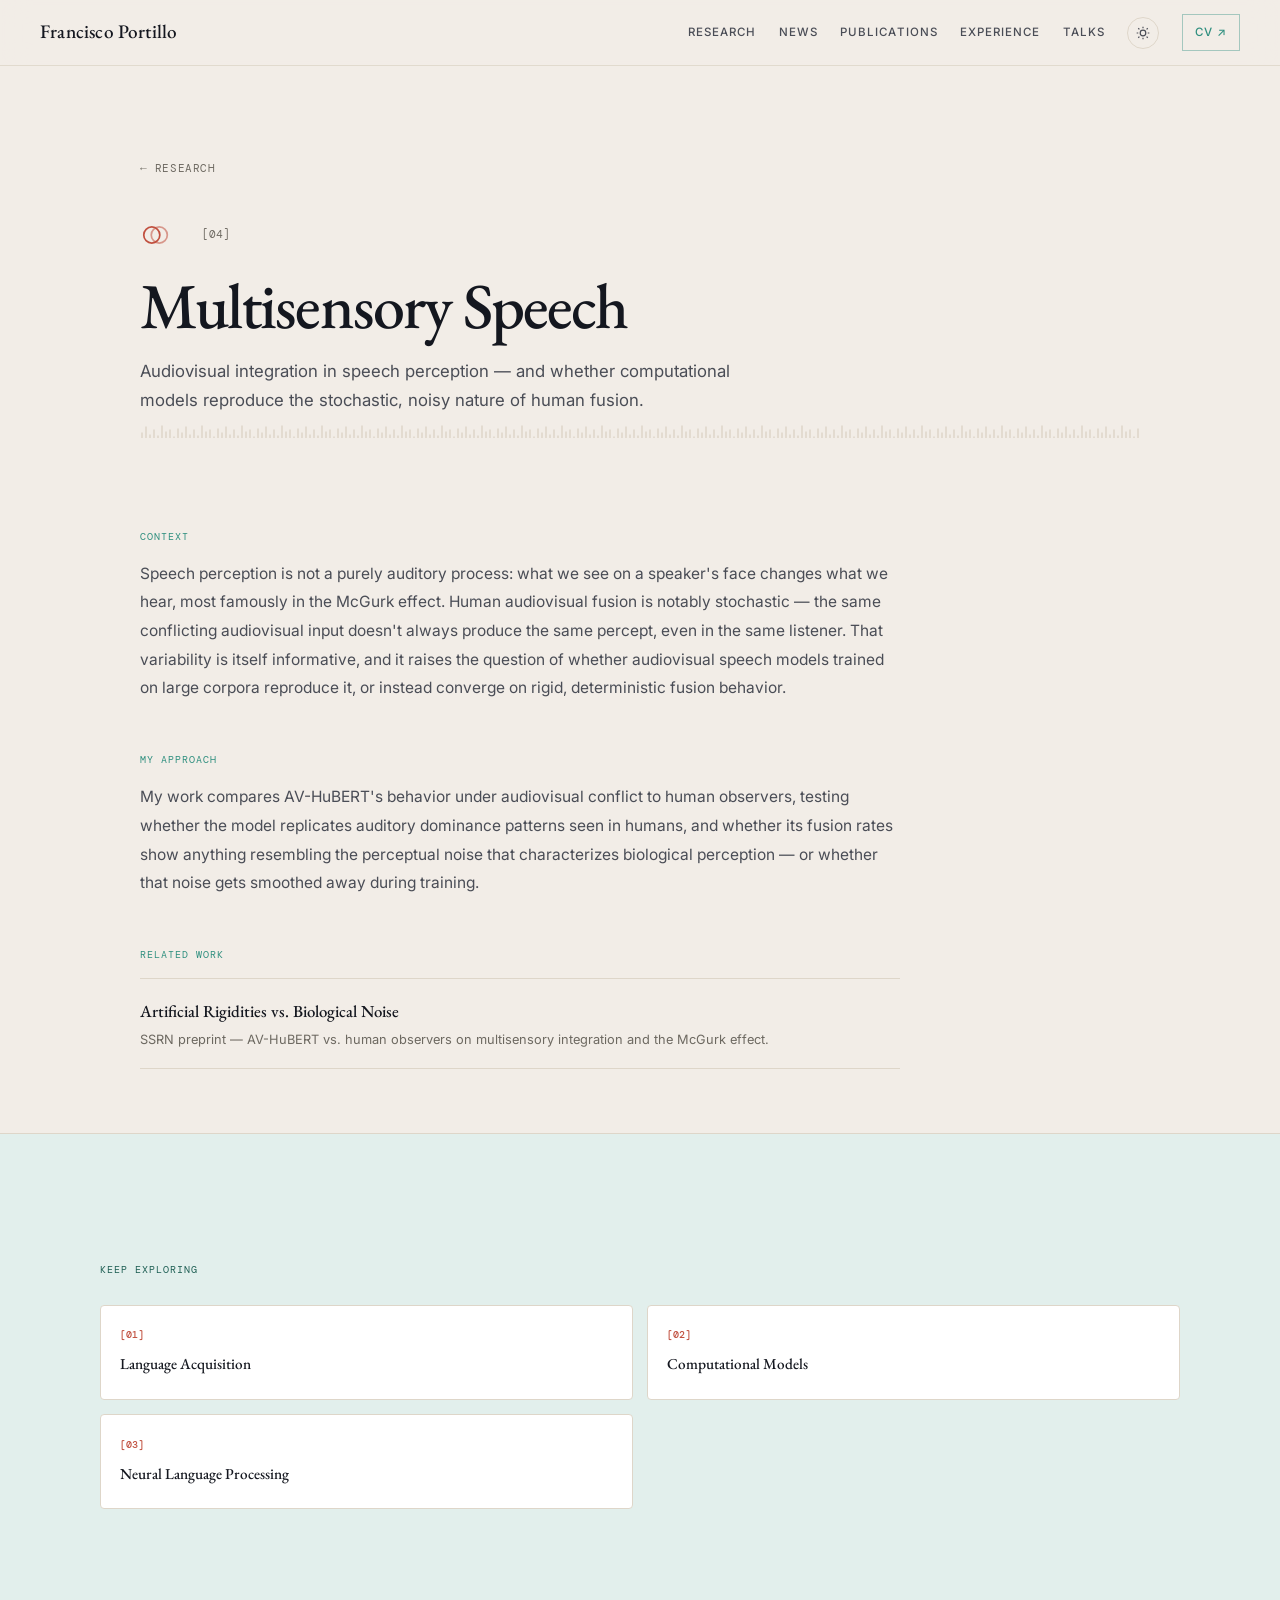
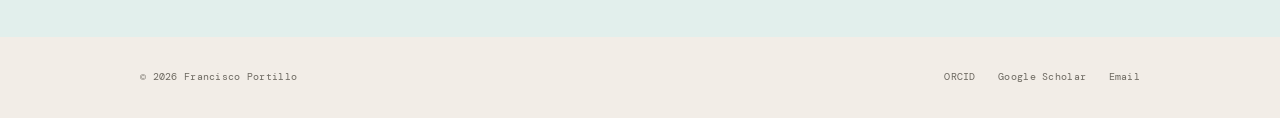
<file: multisensory-speech.html>
<!DOCTYPE html>
<html lang="en">
<head>
    <meta charset="UTF-8">
    <meta name="viewport" content="width=device-width, initial-scale=1.0">

    <title>Multisensory Speech — Francisco Portillo</title>

    <meta name="description" content="Audiovisual integration in speech perception — and whether computational models reproduce the stochastic, noisy nature of human fusion.">
    <meta name="author" content="Francisco Portillo">

    <meta property="og:title" content="Multisensory Speech — Francisco Portillo">
    <meta property="og:description" content="Audiovisual integration in speech perception — and whether computational models reproduce the stochastic, noisy nature of human fusion.">
    <meta property="og:type" content="article">
    <meta property="og:image" content="https://kikoporti.github.io/og-image.png">
    <meta property="og:image:width" content="1200">
    <meta property="og:image:height" content="630">

    <meta name="twitter:card" content="summary_large_image">
    <meta name="twitter:title" content="Multisensory Speech — Francisco Portillo">
    <meta name="twitter:description" content="Audiovisual integration in speech perception — and whether computational models reproduce the stochastic, noisy nature of human fusion.">
    <meta name="twitter:image" content="https://kikoporti.github.io/og-image.png">

    <meta name="theme-color" content="#14171f">

    <link rel="icon" type="image/svg+xml" href="favicon.svg">

    <link rel="preconnect" href="https://fonts.googleapis.com">
    <link rel="preconnect" href="https://fonts.gstatic.com" crossorigin>
    <link href="https://fonts.googleapis.com/css2?family=DM+Mono:wght@400;500&family=EB+Garamond:ital,wght@0,400;0,500;0,600;1,400&family=Inter:wght@300;400;500;600&display=swap" rel="stylesheet">

    <link rel="stylesheet" href="style.css">
</head>

<body>

<div class="scroll-progress" aria-hidden="true"></div>

<nav class="navbar" id="navbar">

    <a class="nav-name" href="index.html#top">
        Francisco Portillo
    </a>

    <div class="nav-links">

        <a href="index.html#research">Research</a>
        <a href="index.html#news">News</a>
        <a href="index.html#publications">Publications</a>
        <a href="index.html#experience">Experience</a>
        <a href="index.html#talks">Talks</a>

        <button class="theme-toggle" aria-label="Toggle dark mode">
            <svg class="icon-sun" viewBox="0 0 24 24" fill="none" stroke="currentColor" stroke-width="1.8" aria-hidden="true">
                <circle cx="12" cy="12" r="4.2"/>
                <path d="M12 2.5v2.4M12 19.1v2.4M4.9 4.9l1.7 1.7M17.4 17.4l1.7 1.7M2.5 12h2.4M19.1 12h2.4M4.9 19.1l1.7-1.7M17.4 6.6l1.7-1.7"/>
            </svg>
            <svg class="icon-moon" viewBox="0 0 24 24" fill="none" stroke="currentColor" stroke-width="1.8" aria-hidden="true">
                <path d="M20 14.8A8.4 8.4 0 1 1 9.2 4a6.6 6.6 0 0 0 10.8 10.8Z"/>
            </svg>
        </button>

        <a href="FranciscoPortillo_CV.pdf" target="_blank" rel="noopener noreferrer" class="nav-cv">
            CV ↗
        </a>

    </div>

</nav>


<main>

<header class="detail-hero">

    <a class="detail-back" href="index.html#research">← Research</a>

    <div class="detail-hero-top">
        <svg class="detail-icon" viewBox="0 0 28 28" aria-hidden="true"><circle cx="11" cy="14" r="7.5" fill="none" stroke="currentColor" stroke-width="1.6"/><circle cx="18" cy="14" r="7.5" fill="none" stroke="currentColor" stroke-width="1.6" opacity="0.55"/></svg>
        <span class="detail-index">[04]</span>
    </div>

    <h1>Multisensory Speech</h1>

    <p class="detail-dek">Audiovisual integration in speech perception — and whether computational models reproduce the stochastic, noisy nature of human fusion.</p>

</header>


<section class="detail-body">

    <div class="detail-block">
        <span class="detail-label">Context</span>
        <p>Speech perception is not a purely auditory process: what we see on a speaker's face changes what we hear, most famously in the McGurk effect. Human audiovisual fusion is notably stochastic — the same conflicting audiovisual input doesn't always produce the same percept, even in the same listener. That variability is itself informative, and it raises the question of whether audiovisual speech models trained on large corpora reproduce it, or instead converge on rigid, deterministic fusion behavior.</p>
    </div>

    <div class="detail-block">
        <span class="detail-label">My approach</span>
        <p>My work compares AV-HuBERT's behavior under audiovisual conflict to human observers, testing whether the model replicates auditory dominance patterns seen in humans, and whether its fusion rates show anything resembling the perceptual noise that characterizes biological perception — or whether that noise gets smoothed away during training.</p>
    </div>

    <div class="detail-block">
        <span class="detail-label">Related work</span>
        <ul class="detail-related">
            <li><a href="index.html#publications">Artificial Rigidities vs. Biological Noise</a><span>SSRN preprint — AV-HuBERT vs. human observers on multisensory integration and the McGurk effect.</span></li>
        </ul>
    </div>

</section>


<section class="closing detail-closing">

    <div class="closing-inner">

        <p class="closing-label">Keep exploring</p>

        <div class="detail-nav-grid">
            <a class="detail-nav-card" href="language-acquisition.html"><span>[01]</span>Language Acquisition</a>
            <a class="detail-nav-card" href="computational-models.html"><span>[02]</span>Computational Models</a>
            <a class="detail-nav-card" href="neural-language-processing.html"><span>[03]</span>Neural Language Processing</a>
        </div>

    </div>

</section>

</main>


<footer>

    <div class="footer-left">
        © 2026 Francisco Portillo
    </div>

    <div class="footer-right">
        <a href="https://orcid.org/0009-0001-2580-5177" target="_blank" rel="noopener noreferrer">ORCID</a>
        <a href="https://scholar.google.es/citations?user=o-IwVyMAAAAJ&hl=en" target="_blank" rel="noopener noreferrer">Google Scholar</a>
        <a href="mailto:fportillolo@alumni.unav.es">Email</a>
    </div>

</footer>


<script>

const themeToggleBtn = document.querySelector(".theme-toggle");
if (themeToggleBtn) {
    const prefersDark = window.matchMedia("(prefers-color-scheme: dark)").matches;
    document.documentElement.setAttribute("data-theme", prefersDark ? "dark" : "light");

    themeToggleBtn.addEventListener("click", () => {
        const currentTheme = document.documentElement.getAttribute('data-theme');
        const newTheme = currentTheme === 'dark' ? 'light' : 'dark';
        document.documentElement.setAttribute('data-theme', newTheme);
    });
}

const navbar = document.getElementById("navbar");
window.addEventListener("scroll", () => {
    if (window.scrollY > 40) {
        navbar.classList.add("scrolled");
    } else {
        navbar.classList.remove("scrolled");
    }
});

const progress = document.querySelector(".scroll-progress");
window.addEventListener("scroll", () => {
    const scrollTop = window.scrollY;
    const documentHeight = document.documentElement.scrollHeight - window.innerHeight;
    const percentage = documentHeight > 0 ? (scrollTop / documentHeight) * 100 : 0;
    progress.style.width = percentage + "%";
});

if (window.matchMedia("(prefers-reduced-motion: reduce)").matches) {
    document.documentElement.style.scrollBehavior = "auto";
}

</script>

</body>
</html>
</file>
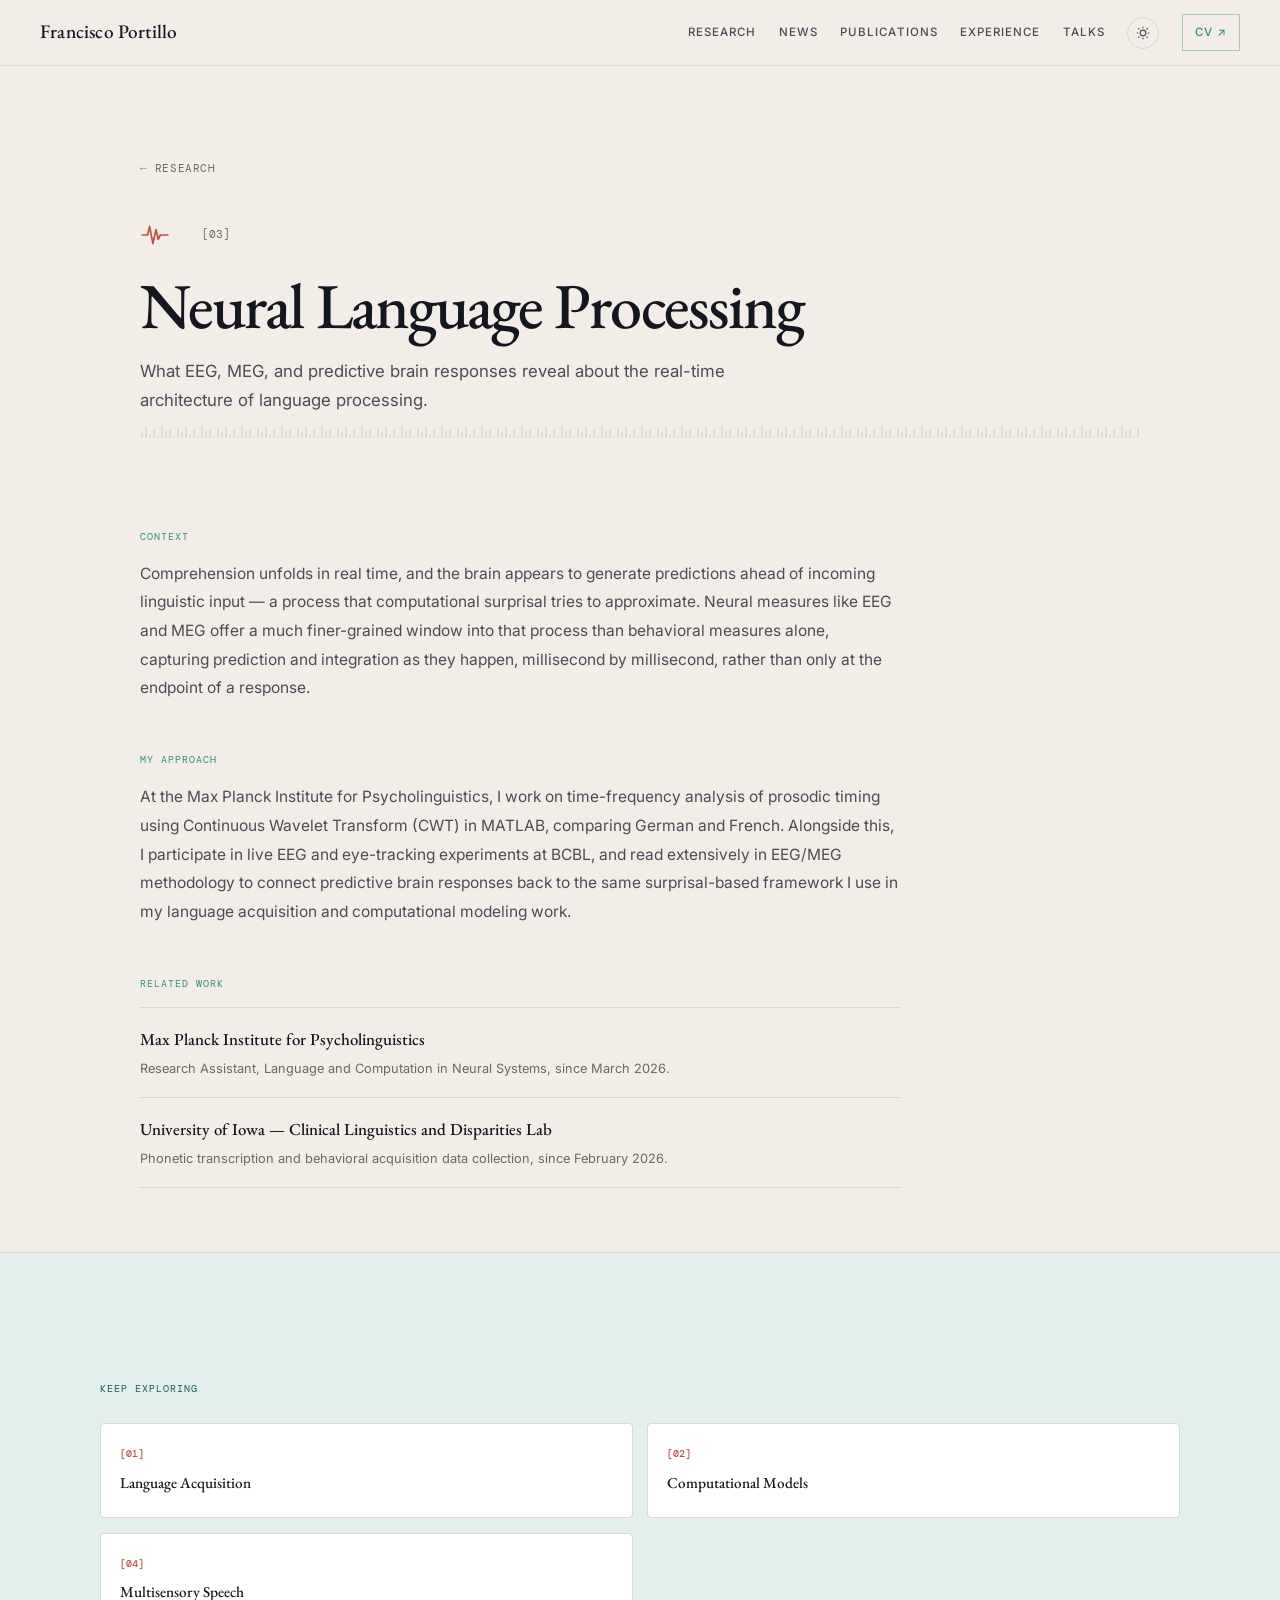
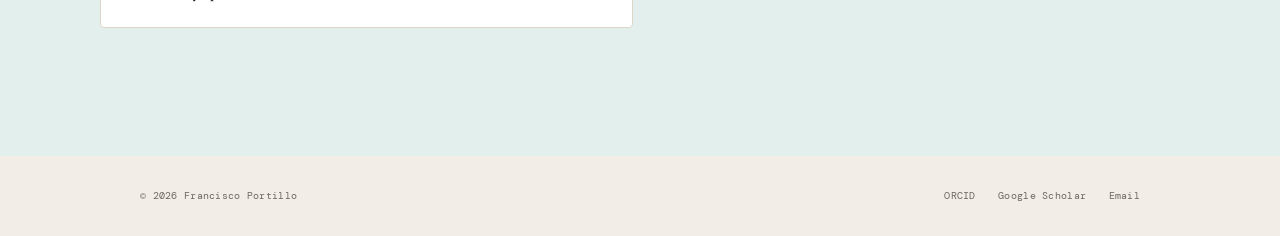
<file: neural-language-processing.html>
<!DOCTYPE html>
<html lang="en">
<head>
    <meta charset="UTF-8">
    <meta name="viewport" content="width=device-width, initial-scale=1.0">

    <title>Neural Language Processing — Francisco Portillo</title>

    <meta name="description" content="What EEG, MEG, and predictive brain responses reveal about the real-time architecture of language processing.">
    <meta name="author" content="Francisco Portillo">

    <meta property="og:title" content="Neural Language Processing — Francisco Portillo">
    <meta property="og:description" content="What EEG, MEG, and predictive brain responses reveal about the real-time architecture of language processing.">
    <meta property="og:type" content="article">
    <meta property="og:image" content="https://kikoporti.github.io/og-image.png">
    <meta property="og:image:width" content="1200">
    <meta property="og:image:height" content="630">

    <meta name="twitter:card" content="summary_large_image">
    <meta name="twitter:title" content="Neural Language Processing — Francisco Portillo">
    <meta name="twitter:description" content="What EEG, MEG, and predictive brain responses reveal about the real-time architecture of language processing.">
    <meta name="twitter:image" content="https://kikoporti.github.io/og-image.png">

    <meta name="theme-color" content="#14171f">

    <link rel="icon" type="image/svg+xml" href="favicon.svg">

    <link rel="preconnect" href="https://fonts.googleapis.com">
    <link rel="preconnect" href="https://fonts.gstatic.com" crossorigin>
    <link href="https://fonts.googleapis.com/css2?family=DM+Mono:wght@400;500&family=EB+Garamond:ital,wght@0,400;0,500;0,600;1,400&family=Inter:wght@300;400;500;600&display=swap" rel="stylesheet">

    <link rel="stylesheet" href="style.css">
</head>

<body>

<div class="scroll-progress" aria-hidden="true"></div>

<nav class="navbar" id="navbar">

    <a class="nav-name" href="index.html#top">
        Francisco Portillo
    </a>

    <div class="nav-links">

        <a href="index.html#research">Research</a>
        <a href="index.html#news">News</a>
        <a href="index.html#publications">Publications</a>
        <a href="index.html#experience">Experience</a>
        <a href="index.html#talks">Talks</a>

        <button class="theme-toggle" aria-label="Toggle dark mode">
            <svg class="icon-sun" viewBox="0 0 24 24" fill="none" stroke="currentColor" stroke-width="1.8" aria-hidden="true">
                <circle cx="12" cy="12" r="4.2"/>
                <path d="M12 2.5v2.4M12 19.1v2.4M4.9 4.9l1.7 1.7M17.4 17.4l1.7 1.7M2.5 12h2.4M19.1 12h2.4M4.9 19.1l1.7-1.7M17.4 6.6l1.7-1.7"/>
            </svg>
            <svg class="icon-moon" viewBox="0 0 24 24" fill="none" stroke="currentColor" stroke-width="1.8" aria-hidden="true">
                <path d="M20 14.8A8.4 8.4 0 1 1 9.2 4a6.6 6.6 0 0 0 10.8 10.8Z"/>
            </svg>
        </button>

        <a href="FranciscoPortillo_CV.pdf" target="_blank" rel="noopener noreferrer" class="nav-cv">
            CV ↗
        </a>

    </div>

</nav>


<main>

<header class="detail-hero">

    <a class="detail-back" href="index.html#research">← Research</a>

    <div class="detail-hero-top">
        <svg class="detail-icon" viewBox="0 0 28 28" aria-hidden="true"><path d="M2 14 L7 14 L9 6 L12 22 L15 9 L17 18 L19 14 L26 14" fill="none" stroke="currentColor" stroke-width="1.6" stroke-linecap="round" stroke-linejoin="round"/></svg>
        <span class="detail-index">[03]</span>
    </div>

    <h1>Neural Language Processing</h1>

    <p class="detail-dek">What EEG, MEG, and predictive brain responses reveal about the real-time architecture of language processing.</p>

</header>


<section class="detail-body">

    <div class="detail-block">
        <span class="detail-label">Context</span>
        <p>Comprehension unfolds in real time, and the brain appears to generate predictions ahead of incoming linguistic input — a process that computational surprisal tries to approximate. Neural measures like EEG and MEG offer a much finer-grained window into that process than behavioral measures alone, capturing prediction and integration as they happen, millisecond by millisecond, rather than only at the endpoint of a response.</p>
    </div>

    <div class="detail-block">
        <span class="detail-label">My approach</span>
        <p>At the Max Planck Institute for Psycholinguistics, I work on time-frequency analysis of prosodic timing using Continuous Wavelet Transform (CWT) in MATLAB, comparing German and French. Alongside this, I participate in live EEG and eye-tracking experiments at BCBL, and read extensively in EEG/MEG methodology to connect predictive brain responses back to the same surprisal-based framework I use in my language acquisition and computational modeling work.</p>
    </div>

    <div class="detail-block">
        <span class="detail-label">Related work</span>
        <ul class="detail-related">
            <li><a href="index.html#experience">Max Planck Institute for Psycholinguistics</a><span>Research Assistant, Language and Computation in Neural Systems, since March 2026.</span></li>
            <li><a href="index.html#experience">University of Iowa — Clinical Linguistics and Disparities Lab</a><span>Phonetic transcription and behavioral acquisition data collection, since February 2026.</span></li>
        </ul>
    </div>

</section>


<section class="closing detail-closing">

    <div class="closing-inner">

        <p class="closing-label">Keep exploring</p>

        <div class="detail-nav-grid">
            <a class="detail-nav-card" href="language-acquisition.html"><span>[01]</span>Language Acquisition</a>
            <a class="detail-nav-card" href="computational-models.html"><span>[02]</span>Computational Models</a>
            <a class="detail-nav-card" href="multisensory-speech.html"><span>[04]</span>Multisensory Speech</a>
        </div>

    </div>

</section>

</main>


<footer>

    <div class="footer-left">
        © 2026 Francisco Portillo
    </div>

    <div class="footer-right">
        <a href="https://orcid.org/0009-0001-2580-5177" target="_blank" rel="noopener noreferrer">ORCID</a>
        <a href="https://scholar.google.es/citations?user=o-IwVyMAAAAJ&hl=en" target="_blank" rel="noopener noreferrer">Google Scholar</a>
        <a href="mailto:fportillolo@alumni.unav.es">Email</a>
    </div>

</footer>


<script>

const themeToggleBtn = document.querySelector(".theme-toggle");
if (themeToggleBtn) {
    const prefersDark = window.matchMedia("(prefers-color-scheme: dark)").matches;
    document.documentElement.setAttribute("data-theme", prefersDark ? "dark" : "light");

    themeToggleBtn.addEventListener("click", () => {
        const currentTheme = document.documentElement.getAttribute('data-theme');
        const newTheme = currentTheme === 'dark' ? 'light' : 'dark';
        document.documentElement.setAttribute('data-theme', newTheme);
    });
}

const navbar = document.getElementById("navbar");
window.addEventListener("scroll", () => {
    if (window.scrollY > 40) {
        navbar.classList.add("scrolled");
    } else {
        navbar.classList.remove("scrolled");
    }
});

const progress = document.querySelector(".scroll-progress");
window.addEventListener("scroll", () => {
    const scrollTop = window.scrollY;
    const documentHeight = document.documentElement.scrollHeight - window.innerHeight;
    const percentage = documentHeight > 0 ? (scrollTop / documentHeight) * 100 : 0;
    progress.style.width = percentage + "%";
});

if (window.matchMedia("(prefers-reduced-motion: reduce)").matches) {
    document.documentElement.style.scrollBehavior = "auto";
}

</script>

</body>
</html>
</file>
<file: style.css>
/* =========================================================
   FRANCISCO PORTILLO
   Academic Research Website — "Espectrograma"
   ========================================================= */


/* ========================================================
   RESET
   ======================================================== */

*,
*::before,
*::after {
    box-sizing: border-box;
    margin: 0;
    padding: 0;
}


html {
    scroll-behavior: smooth;
}


body {
    font-family: "Inter", sans-serif;
    background: var(--bg);
    color: var(--ink);
    font-size: 15px;
    line-height: 1.7;
    overflow-x: hidden;
    transition: background 0.3s ease, color 0.3s ease;
}


img {
    max-width: 100%;
}


a {
    color: inherit;
}


::selection {
    background: var(--accent-light);
    color: var(--ink);
}


/* =========================================================
   VARIABLES
   ========================================================= */

:root {

    --ink: #14171f;
    --ink-soft: #4a4d56;
    --ink-muted: #6d6961;

    --bg: #f2ede7;
    --bg-white: #ffffff;

    --rule: #ded6c9;
    --rule-rgb: 222, 214, 201;

    --accent: #2f8f7f;
    --accent-dark: #1f5f54;
    --accent-light: #e2efec;

    --coral: #c1503f;
    --coral-light: #f6e6e2;

    --serif: "EB Garamond", Georgia, serif;
    --sans: "Inter", Arial, sans-serif;
    --mono: "DM Mono", monospace;

    --max-width: 1080px;

}


html[data-theme="dark"] {

    --ink: #ece9e1;
    --ink-soft: #b3afa6;
    --ink-muted: #7d7a72;

    --bg: #14171f;
    --bg-white: #1a1e28;

    --rule: #2a2e39;
    --rule-rgb: 42, 46, 57;

    --accent: #4fb8a6;
    --accent-dark: #7fd0c1;
    --accent-light: #1c3733;

    --coral: #d97a68;
    --coral-light: #33221e;

}


html[data-theme="dark"] .navbar {
    background: rgba(20, 23, 31, 0.9);
}


html[data-theme="dark"] .interest-cell,
html[data-theme="dark"] .method-group {
    background: var(--bg);
}


html[data-theme="dark"] .interest-cell:hover,
html[data-theme="dark"] .method-group:hover {
    background: var(--bg-white);
}


html[data-theme="dark"] .closing {
    background: #191d26;
}


html[data-theme="dark"] .pub-status.neutral {
    background: #232833;
    color: var(--ink-soft);
}


html[data-theme="dark"] .pub-status {
    color: var(--coral);
    background: var(--coral-light);
}


html[data-theme="dark"] ::selection {
    background: var(--accent-light);
    color: var(--accent-dark);
}


/* =========================================================
   WAVEFORM SIGNATURE
   Used as a section divider in place of a plain hairline.
   ========================================================= */

.wave-rule {

    width: 100%;
    height: 14px;

    background-repeat: repeat-x;
    background-position: left center;
    background-size: 44px 14px;

    background-image:
        url("data:image/svg+xml,%3Csvg xmlns='http://www.w3.org/2000/svg' width='44' height='14' viewBox='0 0 44 14'%3E%3Cpath d='M0,7 L4,7 L6,2 L9,12 L12,7 L18,7 L20,4 L23,10 L26,7 L32,7 L34,2 L37,12 L40,7 L44,7' fill='none' stroke='%23DED6C9' stroke-width='1'/%3E%3C/svg%3E");

    opacity: 0.9;

}


html[data-theme="dark"] .wave-rule {

    background-image:
        url("data:image/svg+xml,%3Csvg xmlns='http://www.w3.org/2000/svg' width='44' height='14' viewBox='0 0 44 14'%3E%3Cpath d='M0,7 L4,7 L6,2 L9,12 L12,7 L18,7 L20,4 L23,10 L26,7 L32,7 L34,2 L37,12 L40,7 L44,7' fill='none' stroke='%232A2E39' stroke-width='1'/%3E%3C/svg%3E");

}


/* =========================================================
   SCROLL PROGRESS
   ========================================================= */

.scroll-progress {
    position: fixed;
    top: 0;
    left: 0;

    width: 0;
    height: 2px;

    background: var(--accent);

    z-index: 1000;

    transition: width 0.08s linear;
}


/* =========================================================
   NAVIGATION
   ========================================================= */

.navbar {

    position: sticky;
    top: 0;

    z-index: 100;

    height: 66px;

    padding: 0 2.5rem;

    display: flex;
    align-items: center;
    justify-content: space-between;

    background: rgba(242, 237, 231, 0.90);

    backdrop-filter: blur(14px);
    -webkit-backdrop-filter: blur(14px);

    border-bottom: 1px solid rgba(var(--rule-rgb), 0.85);

    transition:
        height 0.3s ease,
        box-shadow 0.3s ease,
        background 0.3s ease,
        border-color 0.3s ease;

}


.navbar.scrolled {

    height: 58px;

    box-shadow:
        0 8px 30px rgba(20, 23, 31, 0.06);

}


.nav-name {

    font-family: var(--serif);

    font-size: 1.2rem;
    font-weight: 500;

    text-decoration: none;

    letter-spacing: 0.01em;

    transition:
        color 0.25s ease,
        transform 0.25s ease;

}


.nav-name:hover {

    color: var(--accent);

    transform: translateX(2px);

}


.nav-links {

    display: flex;

    align-items: center;

    gap: 1.4rem;

}


.nav-links a {

    position: relative;

    text-decoration: none;

    color: var(--ink-soft);

    font-size: 0.72rem;

    font-weight: 500;

    letter-spacing: 0.09em;

    text-transform: uppercase;

    transition:
        color 0.25s ease,
        transform 0.25s ease;

}


.nav-links a::after {

    content: "";

    position: absolute;

    left: 0;
    bottom: -6px;

    width: 100%;
    height: 1px;

    background: var(--accent);

    transform: scaleX(0);

    transform-origin: right;

    transition:
        transform 0.3s ease;

}


.nav-links a:hover,
.nav-links a.active {

    color: var(--accent);

}


.nav-links a:hover::after,
.nav-links a.active::after {

    transform: scaleX(1);

    transform-origin: left;

}


.theme-toggle {

    display: inline-flex;

    align-items: center;
    justify-content: center;

    width: 32px;
    height: 32px;

    color: var(--ink-soft);

    background: transparent;

    border: 1px solid var(--rule);
    border-radius: 50%;

    cursor: pointer;

    transition:
        color 0.25s ease,
        border-color 0.25s ease,
        transform 0.25s ease;

}


.theme-toggle:hover {

    color: var(--accent);

    border-color: var(--accent);

    transform: translateY(-1px);

}


.theme-toggle svg {

    width: 16px;
    height: 16px;

}


.theme-toggle .icon-moon {

    display: none;

}


html[data-theme="dark"] .theme-toggle .icon-sun {

    display: none;

}


html[data-theme="dark"] .theme-toggle .icon-moon {

    display: block;

}


.nav-links .nav-cv {

    color: var(--accent);

    border: 1px solid rgba(47, 143, 127, 0.4);

    padding: 0.48rem 0.75rem;

    transition:
        background 0.25s ease,
        color 0.25s ease,
        border-color 0.25s ease,
        transform 0.25s ease;

}


.nav-links .nav-cv::after {

    display: none;

}


.nav-links .nav-cv:hover {

    background: var(--accent);

    color: white;

    border-color: var(--accent);

    transform: translateY(-1px);

}


/* =========================================================
   HERO
   ========================================================= */

.hero {

    max-width: var(--max-width);

    margin: 0 auto;

    padding: 7.5rem 2.5rem 7rem;

}


.hero-grid {

    display: grid;

    grid-template-columns:
        minmax(0, 1fr)
        320px;

    gap: 6rem;

    align-items: start;

}


.hero-text {

    max-width: 690px;

}


.hero-kicker {

    display: flex;

    align-items: center;

    gap: 0.6rem;

    margin-bottom: 1.8rem;

    color: var(--accent);

    font-family: var(--mono);

    font-size: 0.67rem;

    letter-spacing: 0.09em;

    text-transform: uppercase;

}


.status-dot {

    width: 7px;
    height: 7px;

    border-radius: 50%;

    background: var(--accent);

    box-shadow:
        0 0 0 4px rgba(47, 143, 127, 0.1);

    animation: pulse 2.5s infinite;

}


@keyframes pulse {

    0%,
    100% {
        box-shadow:
            0 0 0 4px rgba(47, 143, 127, 0.1);
    }

    50% {
        box-shadow:
            0 0 0 7px rgba(47, 143, 127, 0.03);
    }

}


.hero h1 {

    font-family: var(--serif);

    font-size: clamp(4.4rem, 8vw, 7rem);

    font-weight: 500;

    line-height: 0.83;

    letter-spacing: -0.045em;

    margin-bottom: 0.6rem;

}


.hero h1 span {

    color: var(--accent);

    font-style: italic;

}


.hero-title-wrap {

    position: relative;

}


.token-row {

    position: absolute;

    top: 0.4rem;
    left: 2px;

    display: flex;

    flex-wrap: wrap;

    gap: 6px;

    pointer-events: none;

    animation: tokenFade 0.85s ease forwards;

    animation-delay: 0.1s;

}


.token {

    padding: 0.2rem 0.5rem;

    color: var(--ink-muted);

    background: var(--bg-white);

    font-family: var(--mono);

    font-size: 0.72rem;

    letter-spacing: 0.02em;

    border: 1px solid var(--rule);

    border-radius: 3px;

}


.token:nth-child(1),
.token:nth-child(2) {

    border-color: var(--accent);

    color: var(--accent-dark);

}


.token:nth-child(3),
.token:nth-child(4) {

    border-color: var(--coral);

    color: var(--coral);

}


@keyframes tokenFade {

    0% {
        opacity: 1;
        transform: translateY(0);
    }

    55% {
        opacity: 1;
        transform: translateY(0);
    }

    100% {
        opacity: 0;
        transform: translateY(-8px);
    }

}


.hero-h1-reveal {

    opacity: 0;

    transform: translateY(18px);

    animation: heroReveal 0.7s cubic-bezier(.2,.7,.2,1) forwards;

    animation-delay: 0.42s;

}


.hero-trace {

    display: block;

    width: 100%;
    max-width: 460px;
    height: 22px;

    margin-bottom: 1.4rem;

    stroke: var(--coral);

    stroke-width: 1.6;

    stroke-linecap: round;
    stroke-linejoin: round;

    fill: none;

    opacity: 0.85;

}


.hero-role {

    margin-bottom: 1.25rem;

    font-family: var(--mono);

    font-size: 0.7rem;

    color: var(--ink-muted);

    letter-spacing: 0.08em;

    text-transform: uppercase;

}


.intro {

    max-width: 570px;

    color: var(--ink-soft);

    font-size: 1rem;

    line-height: 1.8;

    margin-bottom: 1.15rem;

}


.institution-link {

    color: var(--accent);

    text-decoration: none;

    border-bottom: 1px solid rgba(47, 143, 127, 0.4);

    transition:
        border-color 0.2s ease,
        color 0.2s ease;

}


.institution-link:hover {

    color: var(--accent-dark);

    border-color: var(--accent);

}


.research-statement {

    max-width: 650px;

    color: var(--ink-soft);

    font-size: 0.94rem;

    line-height: 1.85;

}


.research-statement strong {

    color: var(--ink);

    font-weight: 600;

}


/* =========================================================
   CURRENT WORK
   ========================================================= */

.current-work {

    margin-top: 2.6rem;

    padding-left: 1.2rem;

    border-left: 1px solid var(--rule);

}


.current-work-header {

    display: flex;

    align-items: center;

    gap: 0.65rem;

    margin-bottom: 0.9rem;

}


.current-work-header p {

    color: var(--ink-muted);

    font-family: var(--mono);

    font-size: 0.64rem;

    letter-spacing: 0.08em;

    text-transform: uppercase;

}


.current-line {

    width: 18px;
    height: 1px;

    background: var(--accent);

}


.institution-list {

    display: flex;

    flex-wrap: wrap;

    gap: 0.55rem 1.1rem;

}


.institution-list a {

    display: inline-flex;

    align-items: center;

    gap: 0.25rem;

    color: var(--ink-soft);

    font-size: 0.78rem;

    font-weight: 500;

    text-decoration: none;

    transition:
        color 0.25s ease,
        transform 0.25s ease;

}


.institution-list a span {

    color: var(--accent);

    opacity: 0;

    transform: translate(-3px, 3px);

    transition:
        opacity 0.25s ease,
        transform 0.25s ease;

}


.institution-list a:hover {

    color: var(--accent);

    transform: translateX(2px);

}


.institution-list a:hover span {

    opacity: 1;

    transform: translate(0, 0);

}


/* =========================================================
   SOCIAL LINKS
   ========================================================= */

.contact-row {

    display: flex;

    align-items: center;

    flex-wrap: wrap;

    gap: 0.55rem;

    margin-top: 2.6rem;

}


.contact-link,
.social-link,
.cv-link {

    display: inline-flex;

    align-items: center;
    justify-content: center;

    text-decoration: none;

}


.email-link {

    gap: 0.45rem;

    margin-right: 0.4rem;

    color: var(--ink-soft);

    font-size: 0.72rem;

    transition:
        color 0.25s ease;

}


.email-link svg {

    width: 15px;
    height: 15px;

}


.email-link:hover {

    color: var(--accent);

}


.social-divider {

    width: 1px;
    height: 19px;

    background: var(--rule);

    margin: 0 0.25rem;

}


.social-link {

    width: 34px;
    height: 34px;

    color: var(--ink-soft);

    border: 1px solid var(--rule);

    border-radius: 50%;

    transition:
        color 0.25s ease,
        border-color 0.25s ease,
        background 0.25s ease,
        transform 0.25s ease;

}


.social-link svg {

    width: 15px;
    height: 15px;

}


.social-link:hover {

    color: white;

    background: var(--accent);

    border-color: var(--accent);

    transform: translateY(-3px);

}


.cv-link {

    gap: 0.25rem;

    margin-left: 0.35rem;

    padding: 0.55rem 0.85rem;

    color: var(--accent);

    font-family: var(--mono);

    font-size: 0.67rem;

    border: 1px solid rgba(47, 143, 127, 0.4);

    transition:
        background 0.25s ease,
        color 0.25s ease,
        transform 0.25s ease;

}


.cv-link:hover {

    background: var(--accent);

    color: white;

    transform: translateY(-2px);

}


.cv-link span {

    transition:
        transform 0.25s ease;

}


.cv-link:hover span {

    transform: translate(2px, -2px);

}


/* =========================================================
   HERO PHOTO
   ========================================================= */

.hero-photo {

    position: relative;

    padding-top: 1rem;

}


.photo-number {

    position: absolute;

    top: -0.6rem;
    right: 0;

    font-family: var(--mono);

    font-size: 0.65rem;

    color: var(--ink-muted);

}


.photo-frame {

    position: relative;

    width: 100%;

}


.photo-frame::before {

    content: "";

    position: absolute;

    top: 12px;
    left: 12px;

    width: 100%;
    height: 100%;

    border: 1px solid var(--coral);

    opacity: 0.35;

    transition:
        transform 0.5s cubic-bezier(.2,.7,.2,1),
        opacity 0.3s ease;

}


.photo-frame::after {

    content: "";

    position: absolute;

    inset: 0;

    background:
        linear-gradient(
            135deg,
            rgba(47, 143, 127, 0.1),
            transparent 35%
        );

    pointer-events: none;

}


.photo-frame img {

    position: relative;

    display: block;

    width: 100%;

    aspect-ratio: 3 / 4;

    object-fit: cover;

    object-position: center top;

    filter: grayscale(12%) contrast(1.02);

    border-radius: 2px;

    z-index: 1;

    transition:
        filter 0.5s ease,
        transform 0.5s cubic-bezier(.2,.7,.2,1);

}


.hero-photo:hover .photo-frame img {

    filter: grayscale(0%);

    transform: translate(-3px, -3px);

}


.hero-photo:hover .photo-frame::before {

    transform: translate(5px, 5px);

    opacity: 0.5;

}


.photo-caption {

    margin-top: 1rem;

    color: var(--ink-muted);

    font-family: var(--mono);

    font-size: 0.58rem;

    letter-spacing: 0.08em;

    text-transform: uppercase;

}


/* =========================================================
   GENERAL SECTIONS
   ========================================================= */

section {

    max-width: var(--max-width);

    margin: 0 auto;

    padding: 6.5rem 2.5rem;

}


section::before {

    content: "";

    display: block;

    width: 100%;
    height: 14px;

    margin-bottom: -14px;

    transform: translateY(-6.5rem);

    background-repeat: repeat-x;
    background-position: left center;
    background-size: 40px 14px;

    background-image:
        url("data:image/svg+xml,%3Csvg xmlns='http://www.w3.org/2000/svg' width='40' height='14'%3E%3Cg stroke='%23DED6C9' stroke-width='1.5' stroke-linecap='round'%3E%3Cline x1='2' y1='14' x2='2' y2='9'/%3E%3Cline x1='6' y1='14' x2='6' y2='3'/%3E%3Cline x1='10' y1='14' x2='10' y2='11'/%3E%3Cline x1='14' y1='14' x2='14' y2='6'/%3E%3Cline x1='18' y1='14' x2='18' y2='12'/%3E%3Cline x1='22' y1='14' x2='22' y2='2'/%3E%3Cline x1='26' y1='14' x2='26' y2='8'/%3E%3Cline x1='30' y1='14' x2='30' y2='6'/%3E%3Cline x1='34' y1='14' x2='34' y2='13'/%3E%3Cline x1='38' y1='14' x2='38' y2='5'/%3E%3C/g%3E%3C/svg%3E");

}


html[data-theme="dark"] section::before {

    background-image:
        url("data:image/svg+xml,%3Csvg xmlns='http://www.w3.org/2000/svg' width='40' height='14'%3E%3Cg stroke='%232A2E39' stroke-width='1.5' stroke-linecap='round'%3E%3Cline x1='2' y1='14' x2='2' y2='9'/%3E%3Cline x1='6' y1='14' x2='6' y2='3'/%3E%3Cline x1='10' y1='14' x2='10' y2='11'/%3E%3Cline x1='14' y1='14' x2='14' y2='6'/%3E%3Cline x1='18' y1='14' x2='18' y2='12'/%3E%3Cline x1='22' y1='14' x2='22' y2='2'/%3E%3Cline x1='26' y1='14' x2='26' y2='8'/%3E%3Cline x1='30' y1='14' x2='30' y2='6'/%3E%3Cline x1='34' y1='14' x2='34' y2='13'/%3E%3Cline x1='38' y1='14' x2='38' y2='5'/%3E%3C/g%3E%3C/svg%3E");

}


.section-heading {

    display: grid;

    grid-template-columns: 55px 1fr;

    gap: 1.4rem;

    margin-bottom: 3.3rem;

}


.section-number {

    padding-top: 0.35rem;

    color: var(--accent);

    font-family: var(--mono);

    font-size: 0.65rem;

}


.section-number::before {
    content: "[";
}


.section-number::after {
    content: "]";
}


.section-label {

    margin-bottom: 0.7rem;

    color: var(--ink-muted);

    font-family: var(--mono);

    font-size: 0.65rem;

    letter-spacing: 0.12em;

    text-transform: uppercase;

}


.section-heading h2 {

    font-family: var(--serif);

    font-size: clamp(2.3rem, 4vw, 3.6rem);

    font-weight: 500;

    line-height: 1.05;

    letter-spacing: -0.025em;

}


.section-heading h2 em {

    color: var(--accent);

    font-weight: 400;
    font-style: italic;

}


.research-intro {

    max-width: 720px;

    margin-left: 55px;

    margin-bottom: 3rem;

}


.research-intro p {

    color: var(--ink-soft);

    font-size: 1rem;

    line-height: 1.85;

}


/* =========================================================
   RESEARCH GRID
   ========================================================= */

.interests-grid {

    display: grid;

    grid-template-columns: repeat(3, 1fr);

    border-top: 1px solid var(--rule);
    border-left: 1px solid var(--rule);

}


.interest-cell {

    position: relative;

    display: block;

    min-height: 260px;

    padding: 2rem;

    background: var(--bg);

    text-decoration: none;

    border-right: 1px solid var(--rule);
    border-bottom: 1px solid var(--rule);

    overflow: hidden;

    transition:
        background 0.35s ease,
        transform 0.35s cubic-bezier(.2,.7,.2,1),
        box-shadow 0.35s ease;

}


.interest-cell::before {

    content: "";

    position: absolute;

    left: 0;
    top: 0;

    width: 0;
    height: 2px;

    background: var(--coral);

    transition:
        width 0.45s cubic-bezier(.2,.7,.2,1);

}


.interest-cell:hover {

    background: var(--bg-white);

    transform: translateY(-4px);

    box-shadow:
        0 15px 35px rgba(20, 23, 31, 0.08);

    z-index: 2;

}


.interest-cell:hover::before {

    width: 100%;

}


.interest-number {

    display: block;

    margin-bottom: 2.7rem;

    color: var(--ink-muted);

    font-family: var(--mono);

    font-size: 0.6rem;

}


.interest-top {

    display: flex;

    align-items: flex-start;

    justify-content: space-between;

    margin-bottom: 2.7rem;

}


.interest-top .interest-number {

    margin-bottom: 0;

}


.interest-icon {

    width: 26px;
    height: 26px;

    color: var(--rule);

    transition: color 0.35s ease;

}


.interest-cell:hover .interest-icon {

    color: var(--coral);

}


.interest-cell h3 {

    margin-bottom: 0.7rem;

    font-family: var(--serif);

    font-size: 1.35rem;

    font-weight: 500;

}


.interest-cell p {

    max-width: 460px;

    color: var(--ink-soft);

    font-size: 0.82rem;

    line-height: 1.75;

}


.cell-arrow {

    position: absolute;

    right: 1.8rem;
    bottom: 1.7rem;

    color: var(--accent);

    font-size: 1.1rem;

    opacity: 0;

    transform: translate(-5px, 5px);

    transition:
        opacity 0.3s ease,
        transform 0.3s ease;

}


.interest-cell:hover .cell-arrow {

    opacity: 1;

    transform: translate(0, 0);

}


/* =========================================================
   NEWS
   ========================================================= */

/* =========================================================
   NEWS TIMELINE
   ========================================================= */

.news-timeline {

    position: relative;

    margin-left: 55px;

    padding-left: 2.4rem;

}


.news-timeline::before {

    content: "";

    position: absolute;

    top: 6px;
    bottom: 6px;

    left: 0;

    width: 14px;

    background-repeat: repeat-y;
    background-position: center top;
    background-size: 14px 44px;

    background-image:
        url("data:image/svg+xml,%3Csvg xmlns='http://www.w3.org/2000/svg' width='14' height='44' viewBox='0 0 14 44'%3E%3Cpath d='M7,0 L7,4 L2,6 L12,9 L7,12 L7,18 L4,20 L10,23 L7,26 L7,32 L2,34 L12,37 L7,40 L7,44' fill='none' stroke='%23DED6C9' stroke-width='1'/%3E%3C/svg%3E");

}


html[data-theme="dark"] .news-timeline::before {

    background-image:
        url("data:image/svg+xml,%3Csvg xmlns='http://www.w3.org/2000/svg' width='14' height='44' viewBox='0 0 14 44'%3E%3Cpath d='M7,0 L7,4 L2,6 L12,9 L7,12 L7,18 L4,20 L10,23 L7,26 L7,32 L2,34 L12,37 L7,40 L7,44' fill='none' stroke='%232A2E39' stroke-width='1'/%3E%3C/svg%3E");

}


.news-node {

    position: relative;

    padding-bottom: 2.6rem;

}


.news-node:last-child {

    padding-bottom: 0;

}


.node-marker {

    position: absolute;

    top: 6px;
    left: -2.4rem;

    width: 15px;
    height: 15px;

    background: var(--bg);

    border: 2px solid var(--accent);
    border-radius: 50%;

    transition:
        transform 0.3s cubic-bezier(.2,.7,.2,1),
        background 0.3s ease;

}


.news-node[data-type="talk"] .node-marker {

    border-color: var(--coral);

}


.news-node:hover .node-marker {

    background: var(--accent);

    transform: scale(1.2);

}


.news-node[data-type="talk"]:hover .node-marker {

    background: var(--coral);

}


.node-content {

    max-width: 720px;

    padding: 1.4rem 1.6rem;

    background: var(--bg-white);

    border: 1px solid var(--rule);
    border-radius: 4px;

    transition:
        border-color 0.3s ease,
        transform 0.3s cubic-bezier(.2,.7,.2,1),
        box-shadow 0.3s ease;

}


.news-node:hover .node-content {

    border-color: var(--accent);

    transform: translateX(4px);

    box-shadow: 0 10px 28px rgba(20, 23, 31, 0.06);

}


.news-node[data-type="talk"]:hover .node-content {

    border-color: var(--coral);

}


.node-topline {

    display: flex;

    align-items: center;

    gap: 0.7rem;

    margin-bottom: 0.6rem;

}


.node-date {

    color: var(--ink-muted);

    font-family: var(--mono);

    font-size: 0.65rem;

    letter-spacing: 0.03em;

}


.node-tag {

    padding: 0.2rem 0.55rem;

    color: var(--accent-dark);

    background: var(--accent-light);

    font-family: var(--mono);

    font-size: 0.58rem;

    letter-spacing: 0.06em;

    text-transform: uppercase;

    border-radius: 3px;

}


.news-node[data-type="talk"] .node-tag {

    color: var(--coral);

    background: var(--coral-light);

}


.node-content h3 {

    margin-bottom: 0.45rem;

    font-family: var(--serif);

    font-size: 1.2rem;

    font-weight: 500;

    line-height: 1.3;

}


.node-content p {

    color: var(--ink-soft);

    font-size: 0.84rem;

    line-height: 1.7;

}


.node-content p em {

    font-style: italic;

    color: var(--ink);

}


@media (max-width: 850px) {

    .news-timeline {

        margin-left: 0;

    }

}


@media (max-width: 600px) {

    .news-timeline {

        padding-left: 1.9rem;

    }


    .node-marker {

        left: -1.9rem;

    }


    .node-content {

        padding: 1.1rem 1.2rem;

    }

}


/* =========================================================
   PUBLICATIONS
   ========================================================= */

.pub-list {

    display: flex;

    flex-direction: column;

}


.pub-item {

    display: grid;

    grid-template-columns: 60px 1fr;

    gap: 1.5rem;

    padding: 2.2rem 0;

    border-bottom: 1px solid var(--rule);

    transition:
        padding-left 0.3s ease;

}


.pub-item:first-child {

    border-top: 1px solid var(--rule);

}


.pub-item:hover {

    padding-left: 0.7rem;

}


.pub-year {

    padding-top: 0.3rem;

    color: var(--ink-muted);

    font-family: var(--mono);

    font-size: 0.65rem;

}


.pub-topline {

    display: flex;

    align-items: center;

    gap: 0.65rem;

    margin-bottom: 0.55rem;

}


.pub-type,
.pub-status {

    display: inline-block;

    font-family: var(--mono);

    font-size: 0.58rem;

    letter-spacing: 0.07em;

    text-transform: uppercase;

}


.pub-type {

    color: var(--accent);

}


.pub-status {

    padding: 0.22rem 0.5rem;

    color: var(--coral);

    background: var(--coral-light);

}


.pub-status.neutral {

    color: var(--ink-soft);

    background: var(--rule);

}


.pub-content h3 {

    max-width: 800px;

    margin-bottom: 0.5rem;

    font-family: var(--serif);

    font-size: 1.3rem;

    font-weight: 500;

    line-height: 1.35;

}


.pub-content h3 a {

    text-decoration: none;

    transition: color 0.25s ease;

}


.pub-content h3 a:hover {

    color: var(--accent);

}


.title-arrow {

    display: inline-block;

    margin-left: 0.25rem;

    color: var(--accent);

    font-family: var(--sans);

    font-size: 0.8rem;

    opacity: 0;

    transform: translate(-4px, 4px);

    transition:
        opacity 0.25s ease,
        transform 0.25s ease;

}


.pub-content h3 a:hover .title-arrow {

    opacity: 1;

    transform: translate(0, 0);

}


.pub-meta {

    margin-bottom: 0.9rem;

    color: var(--ink-muted);

    font-size: 0.72rem;

}


.pub-description {

    max-width: 760px;

    color: var(--ink-soft);

    font-size: 0.81rem;

    line-height: 1.7;

}

/* =========================================================
   PUBLICATIONS — nuevo formato de tarjeta con thumbnail
   Sustituye al bloque ".pub-item" original
   ========================================================= */

.pub-list {

    display: flex;

    flex-direction: column;

    gap: 1.4rem;

}


.pub-item {

    position: relative;

    display: grid;

    grid-template-columns: 200px 1fr;

    gap: 1.6rem;

    padding: 1.3rem;

    background: var(--bg-white);

    border: 1px solid var(--rule);
    border-radius: 6px;

    transition:
        border-color 0.25s ease,
        transform 0.25s ease,
        box-shadow 0.25s ease;

}


.pub-item:first-child,
.pub-item:hover {

    /* neutraliza los estilos antiguos de lista (border-top / padding-left) */
    border-top: 1px solid var(--rule);

}


.pub-item:hover {

    border-color: var(--accent);

    transform: translateY(-2px);

    box-shadow: 0 10px 28px rgba(20, 23, 31, 0.06);

}


/* ---- thumbnail ---- */

.pub-thumb {

    width: 200px;
    height: 140px;

    border-radius: 4px;

    overflow: hidden;

    border: 1px solid var(--rule);

    background: var(--bg);

}


.pub-thumb img {

    width: 100%;
    height: 100%;

    object-fit: cover;

    display: block;

}


/* ---- category badge (esquina superior derecha) ---- */

.pub-category {

    position: absolute;

    top: 1.3rem;
    right: 1.3rem;

    padding: 0.24rem 0.6rem;

    font-family: var(--mono);
    font-size: 0.58rem;

    letter-spacing: 0.05em;
    text-transform: uppercase;

    color: var(--accent-dark);
    background: var(--accent-light);

    border-radius: 999px;

}


.pub-category.coral {

    color: var(--coral);
    background: var(--coral-light);

}


/* ---- meta (year / type / status) ---- */

.pub-year {

    padding-top: 0;

}


.pub-topline {

    padding-right: 6rem;

}


/* ---- title / authors / venue ---- */

.pub-content h3 {

    padding-right: 6rem;

    font-size: 1.15rem;

}


.pub-meta strong {

    color: var(--ink);
    font-weight: 600;

}


/* ---- tag row (Preprint / GitHub / TL;DR) ---- */

.pub-tags {

    display: flex;

    align-items: center;

    gap: 0.9rem;

    margin-top: 0.8rem;

}


.pub-tags a {

    color: var(--accent-dark);

    font-family: var(--mono);
    font-size: 0.68rem;

    text-decoration: none;

    border-bottom: 1px solid transparent;

    transition: border-color 0.2s ease;

}


.pub-tags a:hover {

    border-bottom-color: var(--accent-dark);

}


.pub-tags .tldr {

    color: var(--ink-muted);

    font-family: var(--mono);
    font-size: 0.68rem;

    cursor: pointer;

}


/* --- mobile --- */

@media (max-width: 600px) {

    .pub-item {

        grid-template-columns: 1fr;

        padding-left: 1.3rem; /* anula el padding-left: 1rem del hover antiguo si quedara */

    }


    .pub-thumb {

        width: 100%;
        height: 160px;

    }


    .pub-category {

        position: static;

        display: inline-block;

        margin-bottom: 0.6rem;

    }


    .pub-topline,
    .pub-content h3 {

        padding-right: 0;

    }

}

/* =========================================================
   EXPERIENCE
   ========================================================= */

.positions-list {

    position: relative;

    margin-left: 55px;

}


.positions-list::before {

    content: "";

    position: absolute;

    top: 0;
    bottom: 0;

    left: 126px;

    width: 1px;

    background: var(--rule);

}


.position-item {

    position: relative;

    display: grid;

    grid-template-columns: 105px 42px 1fr;

    gap: 0;

    padding: 1.7rem 0;

    border-bottom: 1px solid var(--rule);

}


.position-item:first-child {

    border-top: 1px solid var(--rule);

}


.position-period {

    display: flex;

    flex-direction: column;

    padding-top: 0.2rem;

    color: var(--ink-muted);

    font-family: var(--mono);

    font-size: 0.62rem;

    line-height: 1.5;

}


.position-period small {

    font-size: 0.58rem;

    opacity: 0.7;

}


.position-marker {

    position: relative;

}


.position-marker::before {

    content: "";

    position: absolute;

    top: 0.48rem;
    left: 16px;

    width: 9px;
    height: 9px;

    background: var(--bg);

    border: 1.5px solid var(--coral);

    border-radius: 50%;

    transition:
        background 0.25s ease,
        transform 0.25s ease;

}


.position-item:hover .position-marker::before {

    background: var(--coral);

    transform: scale(1.35);

}


.position-content {

    padding-right: 2rem;

}


.position-content h3 {

    margin-bottom: 0.2rem;

    font-family: var(--serif);

    font-size: 1.25rem;

    font-weight: 500;

}


.position-role {

    margin-bottom: 0.65rem;

    color: var(--accent);

    font-family: var(--mono);

    font-size: 0.63rem;

    letter-spacing: 0.03em;

}


.position-content > p:last-child {

    max-width: 720px;

    color: var(--ink-soft);

    font-size: 0.81rem;

    line-height: 1.7;

}


/* =========================================================
   METHODS
   ========================================================= */

.methods-grid {

    display: grid;

    grid-template-columns: repeat(4, 1fr);

    border-top: 1px solid var(--rule);

    border-left: 1px solid var(--rule);

}


.method-group {

    position: relative;

    min-height: 190px;

    padding: 1.6rem;

    border-right: 1px solid var(--rule);
    border-bottom: 1px solid var(--rule);

    transition:
        background 0.3s ease;

}


.method-group:hover {

    background: var(--bg-white);

}


.method-index {

    display: block;

    margin-bottom: 2.2rem;

    color: var(--accent);

    font-family: var(--mono);

    font-size: 0.58rem;

}


.method-group h3 {

    margin-bottom: 0.5rem;

    font-family: var(--serif);

    font-size: 1.15rem;

    font-weight: 500;

}


.method-group p {

    color: var(--ink-soft);

    font-size: 0.73rem;

    line-height: 1.7;

}


/* =========================================================
   TALKS
   ========================================================= */

.talks-list {

    display: flex;

    flex-direction: column;

}


.talk-item {

    display: grid;

    grid-template-columns: 60px 1fr;

    gap: 1.5rem;

    padding: 1.9rem 0;

    border-bottom: 1px solid var(--rule);

    transition:
        padding-left 0.3s ease;

}


.talk-item:first-child {

    border-top: 1px solid var(--rule);

}


.talk-item:hover {

    padding-left: 0.7rem;

}


.talk-year {

    color: var(--ink-muted);

    font-family: var(--mono);

    font-size: 0.65rem;

    padding-top: 0.25rem;

}


.talk-type {

    display: block;

    margin-bottom: 0.35rem;

    color: var(--accent);

    font-family: var(--mono);

    font-size: 0.58rem;

    letter-spacing: 0.08em;

    text-transform: uppercase;

}


.talk-content h3 {

    max-width: 800px;

    margin-bottom: 0.45rem;

    font-family: var(--serif);

    font-size: 1.25rem;

    font-weight: 500;

    line-height: 1.4;

}


.talk-content p {

    color: var(--ink-muted);

    font-size: 0.72rem;

}


/* =========================================================
   CLOSING
   ========================================================= */

.closing {

    max-width: none;

    padding: 8rem 2.5rem;

    background: var(--accent-light);

    border-top: 1px solid var(--rule);

}


.closing::before {

    display: none;

}


.closing-inner {

    max-width: var(--max-width);

    margin: 0 auto;

}


.closing-label {

    margin-bottom: 1.2rem;

    color: var(--accent-dark);

    font-family: var(--mono);

    font-size: 0.62rem;

    letter-spacing: 0.1em;

    text-transform: uppercase;

}


.closing h2 {

    max-width: 760px;

    margin-bottom: 2rem;

    font-family: var(--serif);

    font-size: clamp(2.8rem, 5vw, 5rem);

    font-weight: 500;

    line-height: 0.98;

    letter-spacing: -0.035em;

}


.closing h2 em {

    color: var(--coral);

    font-weight: 400;
    font-style: italic;

}


.closing-link {

    display: inline-flex;

    align-items: center;

    gap: 0.55rem;

    padding-bottom: 0.3rem;

    color: var(--ink);

    border-bottom: 1px solid var(--ink);

    font-family: var(--mono);

    font-size: 0.68rem;

    letter-spacing: 0.06em;

    text-decoration: none;

    text-transform: uppercase;

    transition:
        color 0.25s ease,
        border-color 0.25s ease;

}


.closing-link span {

    transition:
        transform 0.25s ease;

}


.closing-link:hover {

    color: var(--coral);

    border-color: var(--coral);

}


.closing-link:hover span {

    transform: translate(3px, -3px);

}


/* =========================================================
   FOOTER
   ========================================================= */

footer {

    max-width: var(--max-width);

    margin: 0 auto;

    padding: 2rem 2.5rem;

    display: flex;

    justify-content: space-between;

    align-items: center;

    gap: 2rem;

    color: var(--ink-muted);

    font-family: var(--mono);

    font-size: 0.6rem;

    letter-spacing: 0.03em;

}


.footer-right {

    display: flex;

    gap: 1.4rem;

}


.footer-right a {

    color: inherit;

    text-decoration: none;

    transition:
        color 0.25s ease;

}


.footer-right a:hover {

    color: var(--accent);

}


/* =========================================================
   SCROLL REVEAL
   ========================================================= */

.scroll-reveal {

    opacity: 0;

    transform: translateY(25px);

    transition:
        opacity 0.8s cubic-bezier(.2,.7,.2,1),
        transform 0.8s cubic-bezier(.2,.7,.2,1);

}


.scroll-reveal.visible {

    opacity: 1;

    transform: translateY(0);

}


.interest-cell:nth-child(2),
.method-group:nth-child(2),
.talk-item:nth-child(2) {

    transition-delay: 0.08s;

}


.interest-cell:nth-child(3),
.method-group:nth-child(3),
.talk-item:nth-child(3) {

    transition-delay: 0.16s;

}


.interest-cell:nth-child(4),
.method-group:nth-child(4) {

    transition-delay: 0.24s;

}


/* =========================================================
   HERO ENTRANCE ANIMATION
   ========================================================= */

.reveal {

    opacity: 0;

    transform: translateY(18px);

    animation:
        heroReveal 0.9s cubic-bezier(.2,.7,.2,1) forwards;

}


.reveal-delay-1 {

    animation-delay: 0.08s;

}


.reveal-delay-2 {

    animation-delay: 0.16s;

}


.reveal-delay-3 {

    animation-delay: 0.24s;

}


.reveal-delay-4 {

    animation-delay: 0.32s;

}


@keyframes heroReveal {

    to {

        opacity: 1;

        transform: translateY(0);

    }

}


/* =========================================================
   MOBILE
   ========================================================= */

@media (max-width: 850px) {

    .navbar {

        padding: 0 1.4rem;

    }


    .nav-links {

        gap: 0.9rem;

    }


    .nav-links a:not(.nav-cv) {

        display: none;

    }


    .hero {

        padding:
            5rem
            1.5rem
            5rem;

    }


    .hero-grid {

        grid-template-columns: 1fr;

        gap: 4rem;

    }


    .hero-photo {

        max-width: 260px;

        justify-self: start;

    }


    section {

        padding:
            5rem
            1.5rem;

    }


    .section-heading {

        grid-template-columns: 38px 1fr;

        gap: 0.8rem;

    }


    .research-intro {

        margin-left: 0;

    }


    .positions-list {

        margin-left: 0;

    }


    .positions-list::before {

        left: 94px;

    }


    .position-item {

        grid-template-columns: 75px 38px 1fr;

    }


    .methods-grid {

        grid-template-columns: 1fr 1fr;

    }


    .closing {

        padding:
            6rem
            1.5rem;

    }


    footer {

        padding:
            1.7rem
            1.5rem;

        flex-direction: column;

        align-items: flex-start;

    }

}


@media (max-width: 600px) {

    body {

        font-size: 14px;

    }


    .navbar {

        height: 58px;

    }


    .navbar.scrolled {

        height: 54px;

    }


    .nav-name {

        font-size: 1.05rem;

    }


    .hero {

        padding-top: 4.5rem;

    }


    .hero h1 {

        font-size: clamp(3.8rem, 18vw, 5.2rem);

    }


    .hero-kicker {

        font-size: 0.58rem;

    }


    .hero-trace {

        max-width: 100%;

    }


    .contact-row {

        align-items: flex-start;

    }


    .email-link span {

        max-width: 190px;

        overflow: hidden;

        text-overflow: ellipsis;

        white-space: nowrap;

    }


    .interests-grid {

        grid-template-columns: 1fr;

    }


    .interest-cell {

        min-height: auto;

    }


    .pub-item {

        grid-template-columns: 1fr;

        gap: 0.5rem;

    }


    .pub-year {

        padding-top: 0;

    }


    .position-item {

        grid-template-columns: 1fr;

        gap: 0.4rem;

        padding-left: 1rem;

        border-left: 1px solid var(--rule);

    }


    .positions-list::before {

        display: none;

    }


    .position-marker {

        display: none;

    }


    .position-content {

        padding-right: 0;

    }


    .methods-grid {

        grid-template-columns: 1fr;

    }


    .method-group {

        min-height: auto;

    }


    .talk-item {

        grid-template-columns: 1fr;

        gap: 0.4rem;

    }


    .closing h2 {

        font-size: 3rem;

    }


    footer {

        gap: 1rem;

    }


    .footer-right {

        flex-wrap: wrap;

        gap: 0.8rem 1rem;

    }

}


/* =========================================================
   ACCESSIBILITY
   ========================================================= */

@media (prefers-reduced-motion: reduce) {

    *,
    *::before,
    *::after {

        animation-duration: 0.01ms !important;

        animation-iteration-count: 1 !important;

        transition-duration: 0.01ms !important;

        scroll-behavior: auto !important;

    }

    .scroll-reveal {

        opacity: 1;

        transform: none;

    }

}


.read-more-link {

    display: inline-block;

    margin-top: 0.75rem;

    color: var(--accent);

    font-size: 0.85rem;

    font-weight: 500;

    text-decoration: none;

    transition: opacity 0.2s ease;

}


.read-more-link:hover {

    opacity: 0.7;

    text-decoration: underline;

}


/* =========================================================
   DETAIL PAGES (research interest sub-pages)
   ========================================================= */

.detail-hero {

    max-width: var(--max-width);

    margin: 0 auto;

    padding: 5.5rem 2.5rem 3.5rem;

}


.detail-back {

    display: inline-flex;

    align-items: center;

    gap: 0.4rem;

    margin-bottom: 2.6rem;

    color: var(--ink-muted);

    font-family: var(--mono);

    font-size: 0.7rem;

    letter-spacing: 0.05em;

    text-transform: uppercase;

    text-decoration: none;

    transition: color 0.25s ease, transform 0.25s ease;

}


.detail-back:hover {

    color: var(--accent);

    transform: translateX(-3px);

}


.detail-hero-top {

    display: flex;

    align-items: center;

    justify-content: space-between;

    max-width: 90px;

    margin-bottom: 1.4rem;

}


.detail-icon {

    width: 30px;
    height: 30px;

    color: var(--coral);

}


.detail-index {

    color: var(--ink-muted);

    font-family: var(--mono);

    font-size: 0.68rem;

}


.detail-hero h1 {

    max-width: 780px;

    margin-bottom: 1.1rem;

    font-family: var(--serif);

    font-size: clamp(2.6rem, 5vw, 4rem);

    font-weight: 500;

    line-height: 1.05;

    letter-spacing: -0.03em;

}


.detail-dek {

    max-width: 620px;

    color: var(--ink-soft);

    font-size: 1.05rem;

    line-height: 1.75;

}


.detail-body {

    padding-top: 3.5rem;

    padding-bottom: 4rem;

}


.detail-block {

    max-width: 760px;

    margin-bottom: 3rem;

}


.detail-block:last-child {

    margin-bottom: 0;

}


.detail-label {

    display: block;

    margin-bottom: 0.9rem;

    color: var(--accent);

    font-family: var(--mono);

    font-size: 0.65rem;

    letter-spacing: 0.1em;

    text-transform: uppercase;

}


.detail-block p {

    color: var(--ink-soft);

    font-size: 0.97rem;

    line-height: 1.85;

}


.detail-related {

    list-style: none;

}


.detail-related li {

    padding: 1.1rem 0;

    border-bottom: 1px solid var(--rule);

}


.detail-related li:first-child {

    border-top: 1px solid var(--rule);

}


.detail-related a {

    display: block;

    margin-bottom: 0.3rem;

    color: var(--ink);

    font-family: var(--serif);

    font-size: 1.05rem;

    font-weight: 500;

    text-decoration: none;

    transition: color 0.25s ease;

}


.detail-related a:hover {

    color: var(--accent);

}


.detail-related span {

    display: block;

    color: var(--ink-muted);

    font-size: 0.8rem;

    line-height: 1.6;

}


.detail-closing {

    background: var(--accent-light);

}


.detail-nav-grid {

    display: grid;

    grid-template-columns: repeat(2, 1fr);

    gap: 0.9rem;

    margin-top: 1.6rem;

}


.detail-nav-card {

    display: flex;

    flex-direction: column;

    gap: 0.5rem;

    padding: 1.3rem 1.2rem;

    color: var(--ink);

    background: var(--bg-white);

    border: 1px solid var(--rule);

    border-radius: 4px;

    font-family: var(--serif);

    font-size: 0.95rem;

    font-weight: 500;

    text-decoration: none;

    transition:
        border-color 0.25s ease,
        transform 0.25s ease;

}


.detail-nav-card span {

    color: var(--coral);

    font-family: var(--mono);

    font-size: 0.65rem;

}


.detail-nav-card:hover {

    border-color: var(--accent);

    transform: translateY(-3px);

}


@media (max-width: 700px) {

    .detail-nav-grid {

        grid-template-columns: 1fr;

    }

}


@media (max-width: 850px) {

    .detail-hero {

        padding: 4rem 1.5rem 2.5rem;

    }

}


/* =========================================================
   POSITION MODE TAGS (remote / in person)
   ========================================================= */

.position-role {

    display: flex;

    align-items: center;

    flex-wrap: wrap;

    gap: 0.7rem;

}


/* =========================================================
   LIGHTBOX — ampliar imágenes de publicaciones
   ========================================================= */

.pub-thumb {
    cursor: zoom-in;
}

.lightbox-overlay {
    position: fixed;
    inset: 0;
    z-index: 2000;

    display: none;
    align-items: center;
    justify-content: center;

    padding: 2.5rem;

    background: rgba(20, 23, 31, 0.88);

    opacity: 0;
    transition: opacity 0.25s ease;
}

.lightbox-overlay.open {
    display: flex;
    opacity: 1;
}

.lightbox-overlay img {
    max-width: 100%;
    max-height: 100%;

    border-radius: 4px;

    box-shadow: 0 20px 60px rgba(0, 0, 0, 0.4);

    transform: scale(0.96);
    transition: transform 0.25s ease;
}

.lightbox-overlay.open img {
    transform: scale(1);
}

.lightbox-close {
    position: absolute;
    top: 1.6rem;
    right: 1.8rem;

    width: 38px;
    height: 38px;

    display: flex;
    align-items: center;
    justify-content: center;

    color: white;
    background: rgba(255, 255, 255, 0.1);

    border: 1px solid rgba(255, 255, 255, 0.25);
    border-radius: 50%;

    font-family: var(--sans);
    font-size: 1.2rem;

    cursor: pointer;

    transition: background 0.2s ease;
}

.lightbox-close:hover {
    background: rgba(255, 255, 255, 0.2);
}


.mode-tag {

    display: inline-block;

    padding: 0.14rem 0.45rem;

    font-family: var(--mono);

    font-size: 0.56rem;

    letter-spacing: 0.06em;

    text-transform: uppercase;

    border-radius: 3px;

    border: 1px solid currentColor;

}


.mode-remote {

    color: var(--ink-muted);

    opacity: 0.85;

}


.mode-inperson {

    color: var(--coral);

}



/* =========================================================
   DETAIL PAGE FIGURE (academic-style, e.g. paper figures)
   ========================================================= */

.detail-figure {

    max-width: 760px;

    margin: 0.4rem 0 0;

}


.detail-figure img {

    display: block;

    width: 100%;

    border: 1px solid var(--rule);

    border-radius: 4px;

    background: var(--bg-white);

}


.detail-figure figcaption {

    margin-top: 0.9rem;

    color: var(--ink-soft);

    font-size: 0.83rem;

    line-height: 1.7;

}


.detail-figure figcaption span {

    font-style: italic;

    color: var(--ink);

    font-weight: 500;

}
</file>
